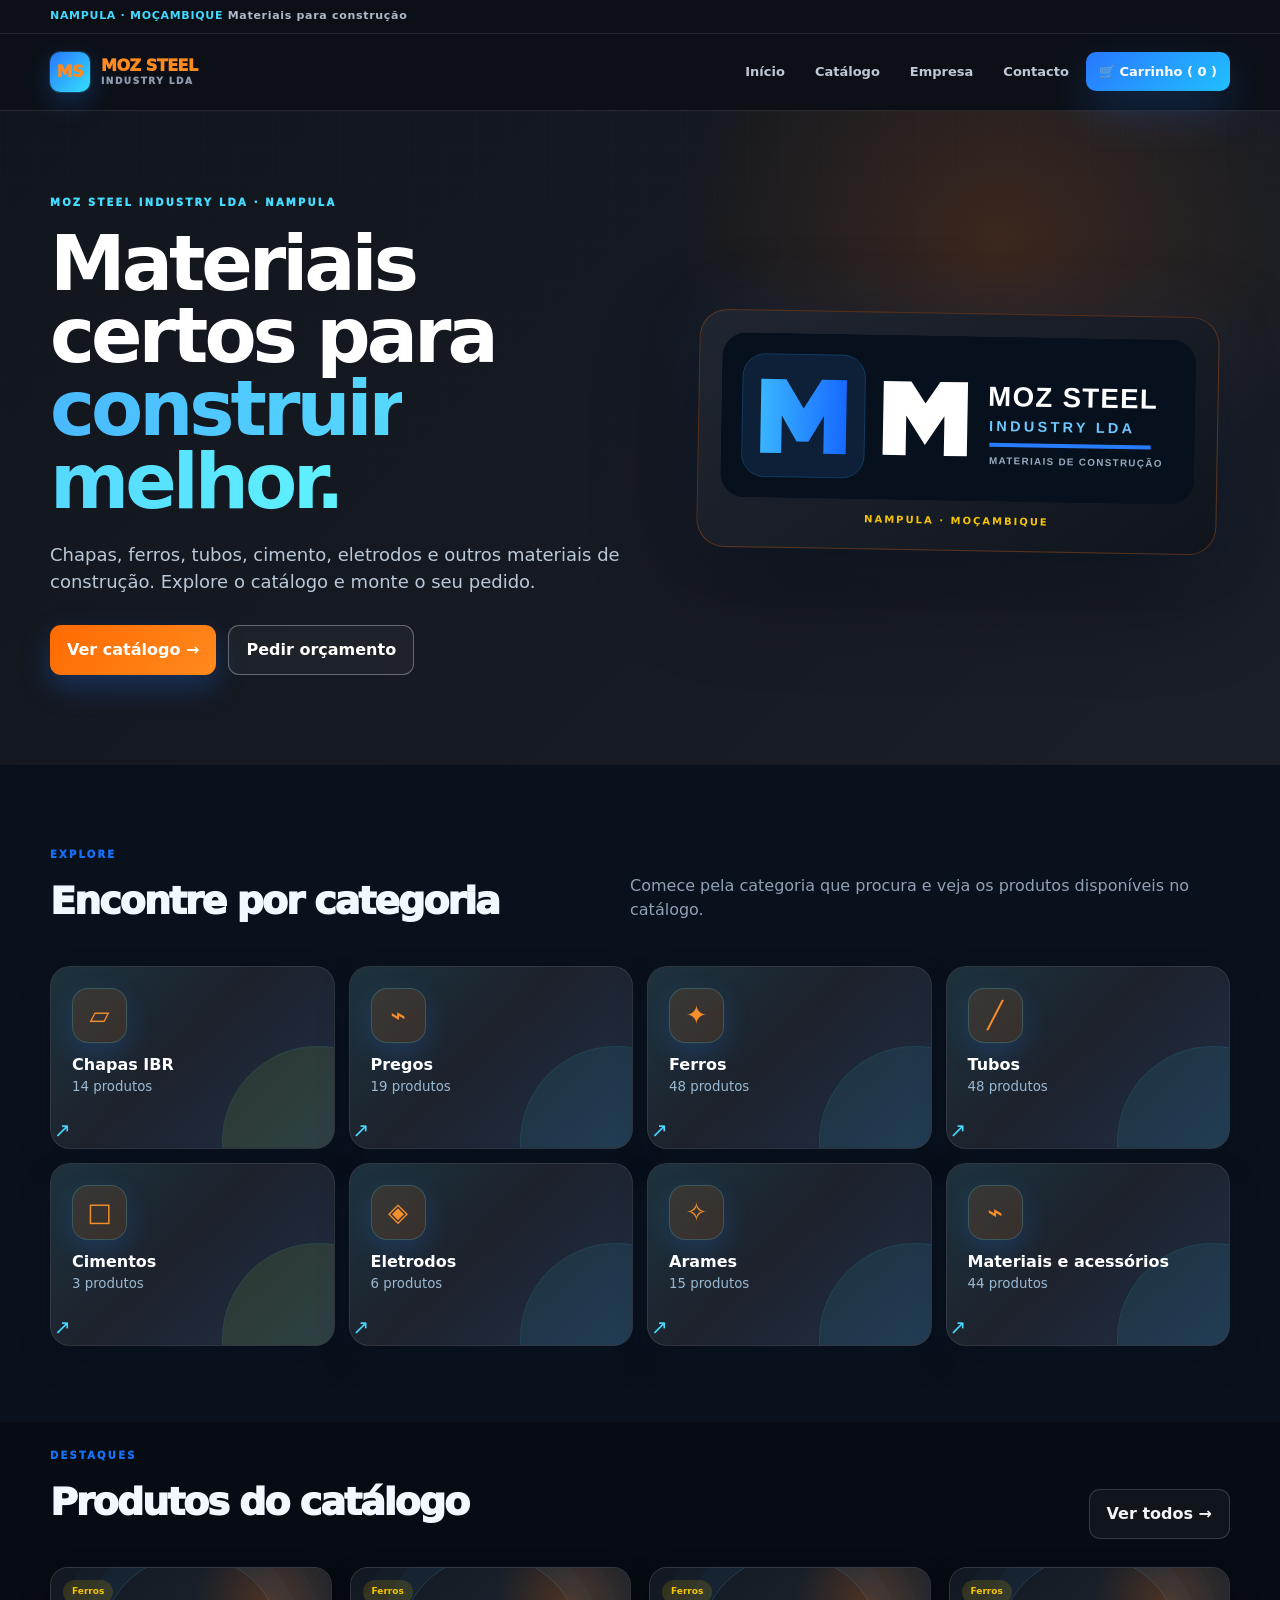
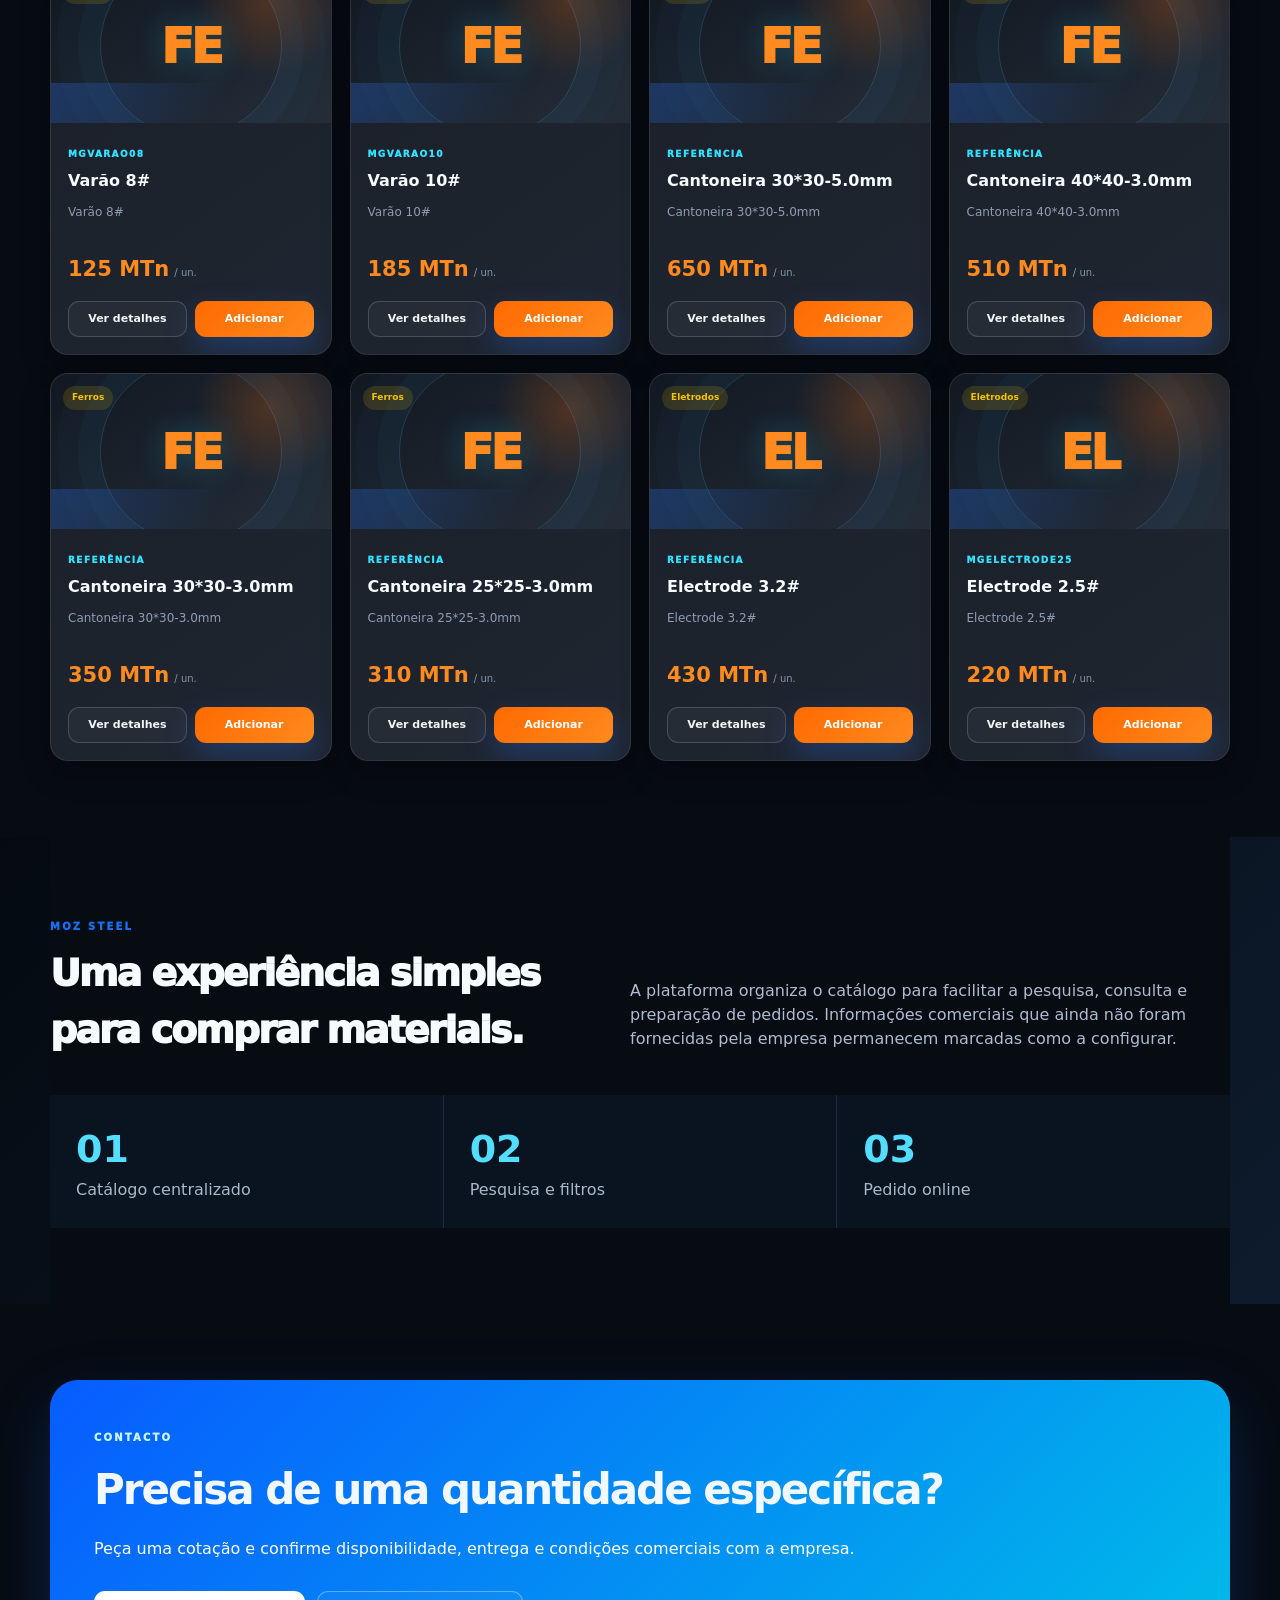
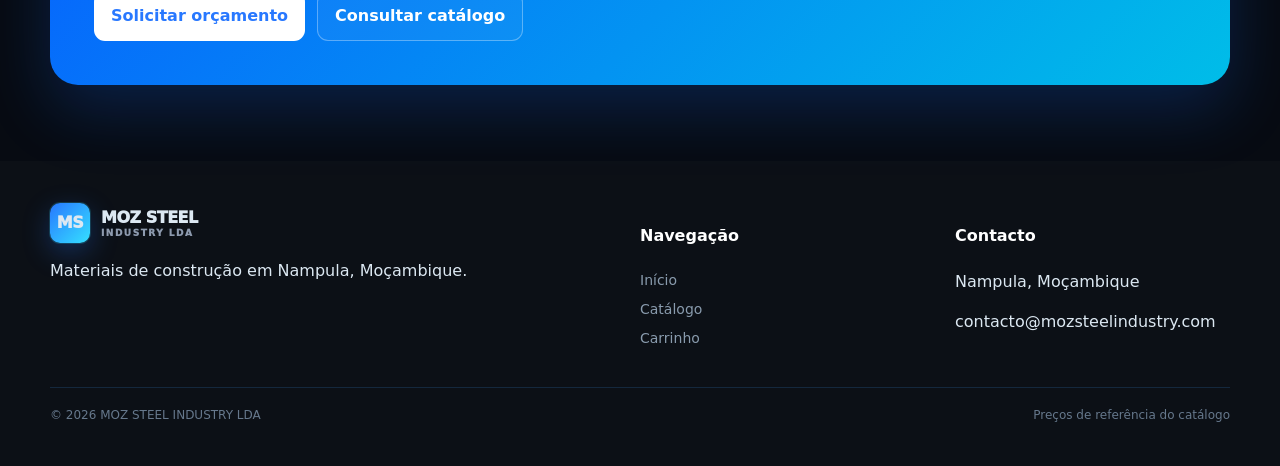
<file: index.html>
<!DOCTYPE html>
<html lang="pt">
 <head>
  <meta charset="utf-8"/>
  <meta content="width=device-width,initial-scale=1" name="viewport"/>
  <title>
   MOZ STEEL INDUSTRY LDA | Materiais de Construção em Nampula
  </title>
  <meta content="Catálogo online de materiais de construção da MOZ STEEL INDUSTRY LDA em Nampula." name="description"/>
  <link href="css/style.css" rel="stylesheet"/>
 </head>
 <body>
  <div class="topbar">
   <div class="container">
    <span>
     NAMPULA · MOÇAMBIQUE
    </span>
    <span>
     Materiais para construção
    </span>
   </div>
  </div>
  <header class="header">
   <div class="container header-inner">
    <a class="brand" href="index.html">
     <span class="brand-mark">
      MS
     </span>
     <span>
      MOZ STEEL
      <small>
       INDUSTRY LDA
      </small>
     </span>
    </a>
    <button class="menu" data-menu="">
     ☰
    </button>
    <nav class="nav">
     <a href="index.html">
      Início
     </a>
     <a href="catalogo.html">
      Catálogo
     </a>
     <a href="index.html#empresa">
      Empresa
     </a>
     <a href="index.html#contacto">
      Contacto
     </a>
     <a class="cart-link" href="carrinho.html">
      🛒 Carrinho (
      <span data-cart-count="">
       0
      </span>
      )
     </a>
    </nav>
   </div>
  </header>
  <main>
   <section class="hero">
    <div class="container hero-grid">
     <div>
      <span class="eyebrow">
       MOZ STEEL INDUSTRY LDA · NAMPULA
      </span>
      <h1>
       Materiais certos para
       <span>
        construir melhor.
       </span>
      </h1>
      <p>
       Chapas, ferros, tubos, cimento, eletrodos e outros materiais de construção. Explore o catálogo e monte o seu pedido.
      </p>
      <div class="actions">
       <a class="btn btn-primary" href="catalogo.html">
        Ver catálogo →
       </a>
       <a class="btn btn-outline-light" href="#contacto">
        Pedir orçamento
       </a>
      </div>
     </div>
     <div class="hero-visual">
      <div class="hero-logo-panel">
       <img alt="MOZ STEEL INDUSTRY LDA" src="images/logo/mozteel-logo.svg"/>
      </div>
     </div>
    </div>
   </section>
   <section class="section">
    <div class="container">
     <div class="section-head">
      <div>
       <span class="eyebrow">
        EXPLORE
       </span>
       <h2>
        Encontre por categoria
       </h2>
      </div>
      <p>
       Comece pela categoria que procura e veja os produtos disponíveis no catálogo.
      </p>
     </div>
     <div class="cats" data-cats="">
     </div>
    </div>
   </section>
   <section class="section" style="padding-top:20px">
    <div class="container">
     <div class="section-head">
      <div>
       <span class="eyebrow">
        DESTAQUES
       </span>
       <h2>
        Produtos do catálogo
       </h2>
      </div>
      <a class="btn btn-ghost" href="catalogo.html">
       Ver todos →
      </a>
     </div>
     <div class="products" data-featured="">
     </div>
    </div>
   </section>
   <section class="dark-strip" id="empresa">
    <div class="container section">
     <div class="section-head">
      <div>
       <span class="eyebrow">
        MOZ STEEL
       </span>
       <h2>
        Uma experiência simples para comprar materiais.
       </h2>
      </div>
      <p>
       A plataforma organiza o catálogo para facilitar a pesquisa, consulta e preparação de pedidos. Informações comerciais que ainda não foram fornecidas pela empresa permanecem marcadas como a configurar.
      </p>
     </div>
     <div class="stats">
      <div class="stat">
       <b>
        01
       </b>
       <span>
        Catálogo centralizado
       </span>
      </div>
      <div class="stat">
       <b>
        02
       </b>
       <span>
        Pesquisa e filtros
       </span>
      </div>
      <div class="stat">
       <b>
        03
       </b>
       <span>
        Pedido online
       </span>
      </div>
     </div>
    </div>
   </section>
   <section class="section" id="contacto">
    <div class="container">
     <div class="contact">
      <span class="eyebrow">
       CONTACTO
      </span>
      <h2>
       Precisa de uma quantidade específica?
      </h2>
      <p>
       Peça uma cotação e confirme disponibilidade, entrega e condições comerciais com a empresa.
      </p>
      <div class="actions">
       <a class="btn btn-white" href="#contacto">
        Solicitar orçamento
       </a>
       <a class="btn btn-outline-light" href="catalogo.html">
        Consultar catálogo
       </a>
      </div>
     </div>
    </div>
   </section>
  </main>
  <footer class="footer">
   <div class="container">
    <div class="footer-grid">
     <div>
      <div class="brand">
       <span class="brand-mark">
        MS
       </span>
       <span>
        MOZ STEEL
        <small>
         INDUSTRY LDA
        </small>
       </span>
      </div>
      <p>
       Materiais de construção em Nampula, Moçambique.
      </p>
     </div>
     <div>
      <h4>
       Navegação
      </h4>
      <a href="index.html">
       Início
      </a>
      <a href="catalogo.html">
       Catálogo
      </a>
      <a href="carrinho.html">
       Carrinho
      </a>
     </div>
     <div>
      <h4>
       Contacto
      </h4>
      <p>
       Nampula, Moçambique
      </p>
      <p>
       contacto@mozsteelindustry.com
      </p>
     </div>
    </div>
    <div class="footer-bottom">
     <span>
      © 2026 MOZ STEEL INDUSTRY LDA
     </span>
     <span>
      Preços de referência do catálogo
     </span>
    </div>
   </div>
  </footer>
  <div class="modal" id="modal">
   <div class="modal-card">
    <button class="modal-close" data-close="">
     ×
    </button>
    <div data-detail-content="">
    </div>
   </div>
  </div>
  <div class="toast" data-toast="">
  </div>
  <script src="js/app.js">
  </script>
 </body>
</html>
</file>
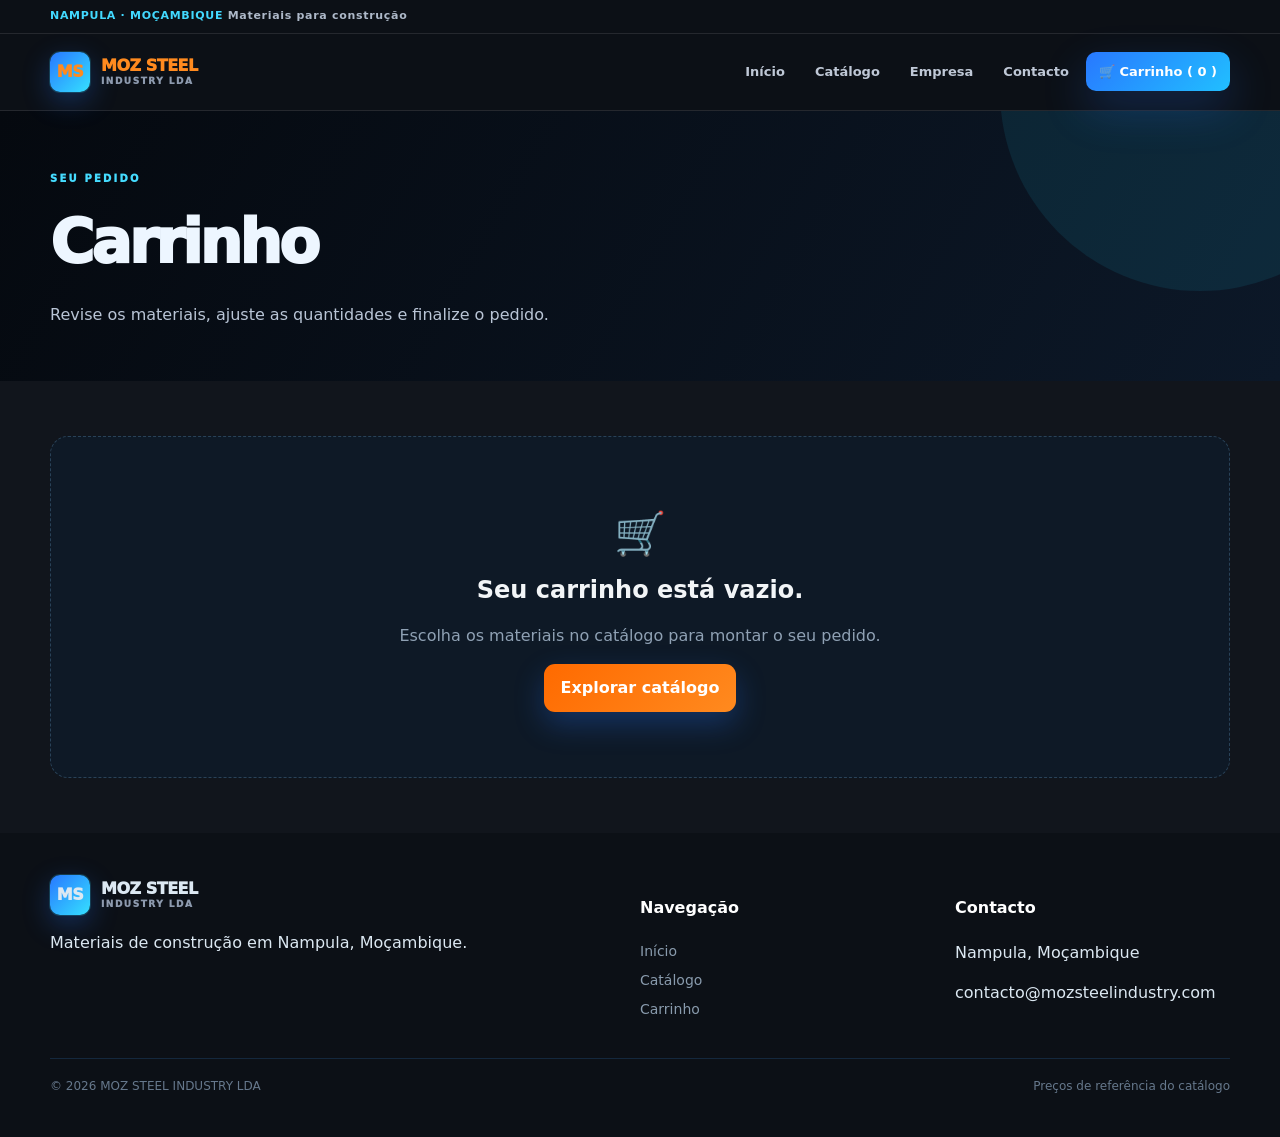
<file: carrinho.html>
<!DOCTYPE html>
<html lang="pt">
 <head>
  <meta charset="utf-8"/>
  <meta content="width=device-width,initial-scale=1" name="viewport"/>
  <title>
   Carrinho | MOZ STEEL INDUSTRY LDA
  </title>
  <meta content="Carrinho e checkout da MOZ STEEL INDUSTRY LDA." name="description"/>
  <link href="css/style.css" rel="stylesheet"/>
 </head>
 <body>
  <div class="topbar">
   <div class="container">
    <span>
     NAMPULA · MOÇAMBIQUE
    </span>
    <span>
     Materiais para construção
    </span>
   </div>
  </div>
  <header class="header">
   <div class="container header-inner">
    <a class="brand" href="index.html">
     <span class="brand-mark">
      MS
     </span>
     <span>
      MOZ STEEL
      <small>
       INDUSTRY LDA
      </small>
     </span>
    </a>
    <button class="menu" data-menu="">
     ☰
    </button>
    <nav class="nav">
     <a href="index.html">
      Início
     </a>
     <a href="catalogo.html">
      Catálogo
     </a>
     <a href="index.html#empresa">
      Empresa
     </a>
     <a href="index.html#contacto">
      Contacto
     </a>
     <a class="cart-link" href="carrinho.html">
      🛒 Carrinho (
      <span data-cart-count="">
       0
      </span>
      )
     </a>
    </nav>
   </div>
  </header>
  <main>
   <section class="page-hero">
    <div class="container">
     <span class="eyebrow">
      SEU PEDIDO
     </span>
     <h1>
      Carrinho
     </h1>
     <p>
      Revise os materiais, ajuste as quantidades e finalize o pedido.
     </p>
    </div>
   </section>
   <div class="container" data-cart="">
   </div>
  </main>
  <footer class="footer">
   <div class="container">
    <div class="footer-grid">
     <div>
      <div class="brand">
       <span class="brand-mark">
        MS
       </span>
       <span>
        MOZ STEEL
        <small>
         INDUSTRY LDA
        </small>
       </span>
      </div>
      <p>
       Materiais de construção em Nampula, Moçambique.
      </p>
     </div>
     <div>
      <h4>
       Navegação
      </h4>
      <a href="index.html">
       Início
      </a>
      <a href="catalogo.html">
       Catálogo
      </a>
      <a href="carrinho.html">
       Carrinho
      </a>
     </div>
     <div>
      <h4>
       Contacto
      </h4>
      <p>
       Nampula, Moçambique
      </p>
      <p>
       contacto@mozsteelindustry.com
      </p>
     </div>
    </div>
    <div class="footer-bottom">
     <span>
      © 2026 MOZ STEEL INDUSTRY LDA
     </span>
     <span>
      Preços de referência do catálogo
     </span>
    </div>
   </div>
  </footer>
  <div class="modal" id="modal">
   <div class="modal-card">
    <button class="modal-close" data-close="">
     ×
    </button>
    <div data-detail-content="">
    </div>
   </div>
  </div>
  <div class="toast" data-toast="">
  </div>
  <script src="js/app.js">
  </script>
 </body>
</html>
</file>
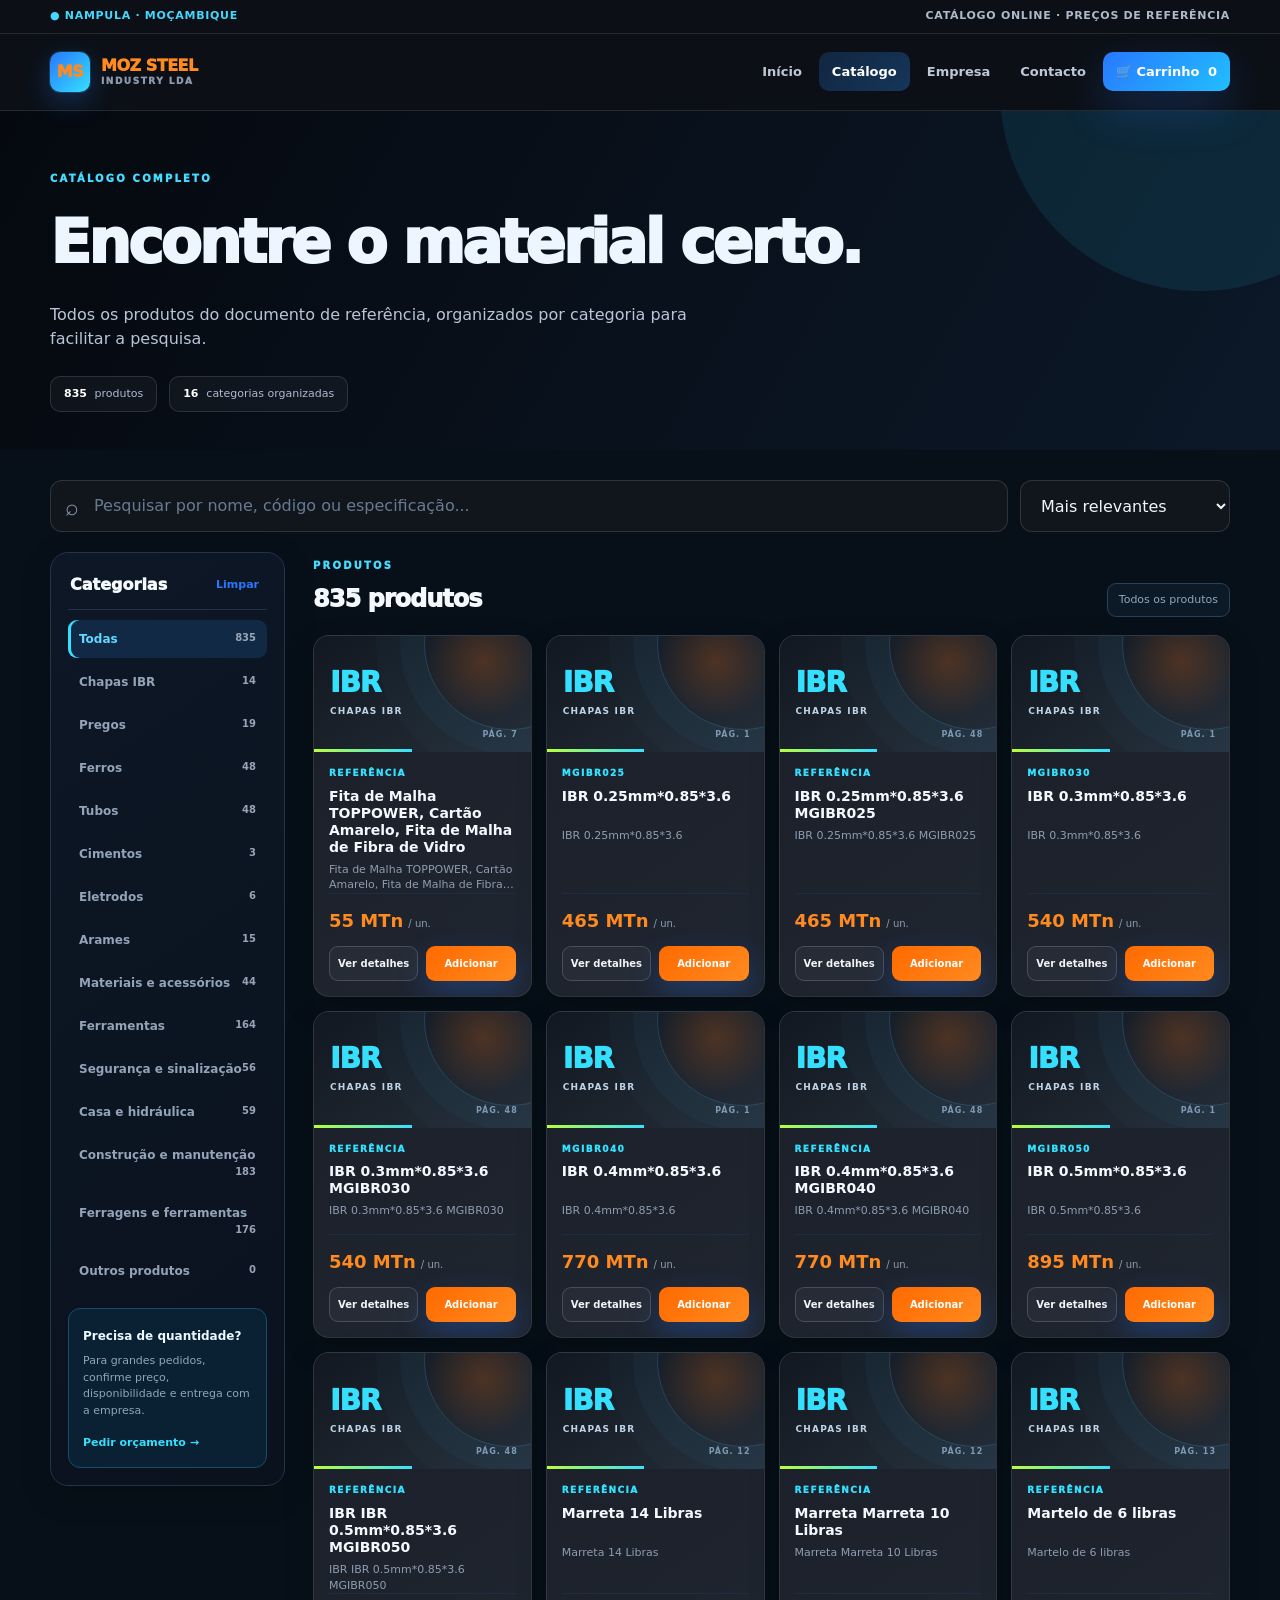
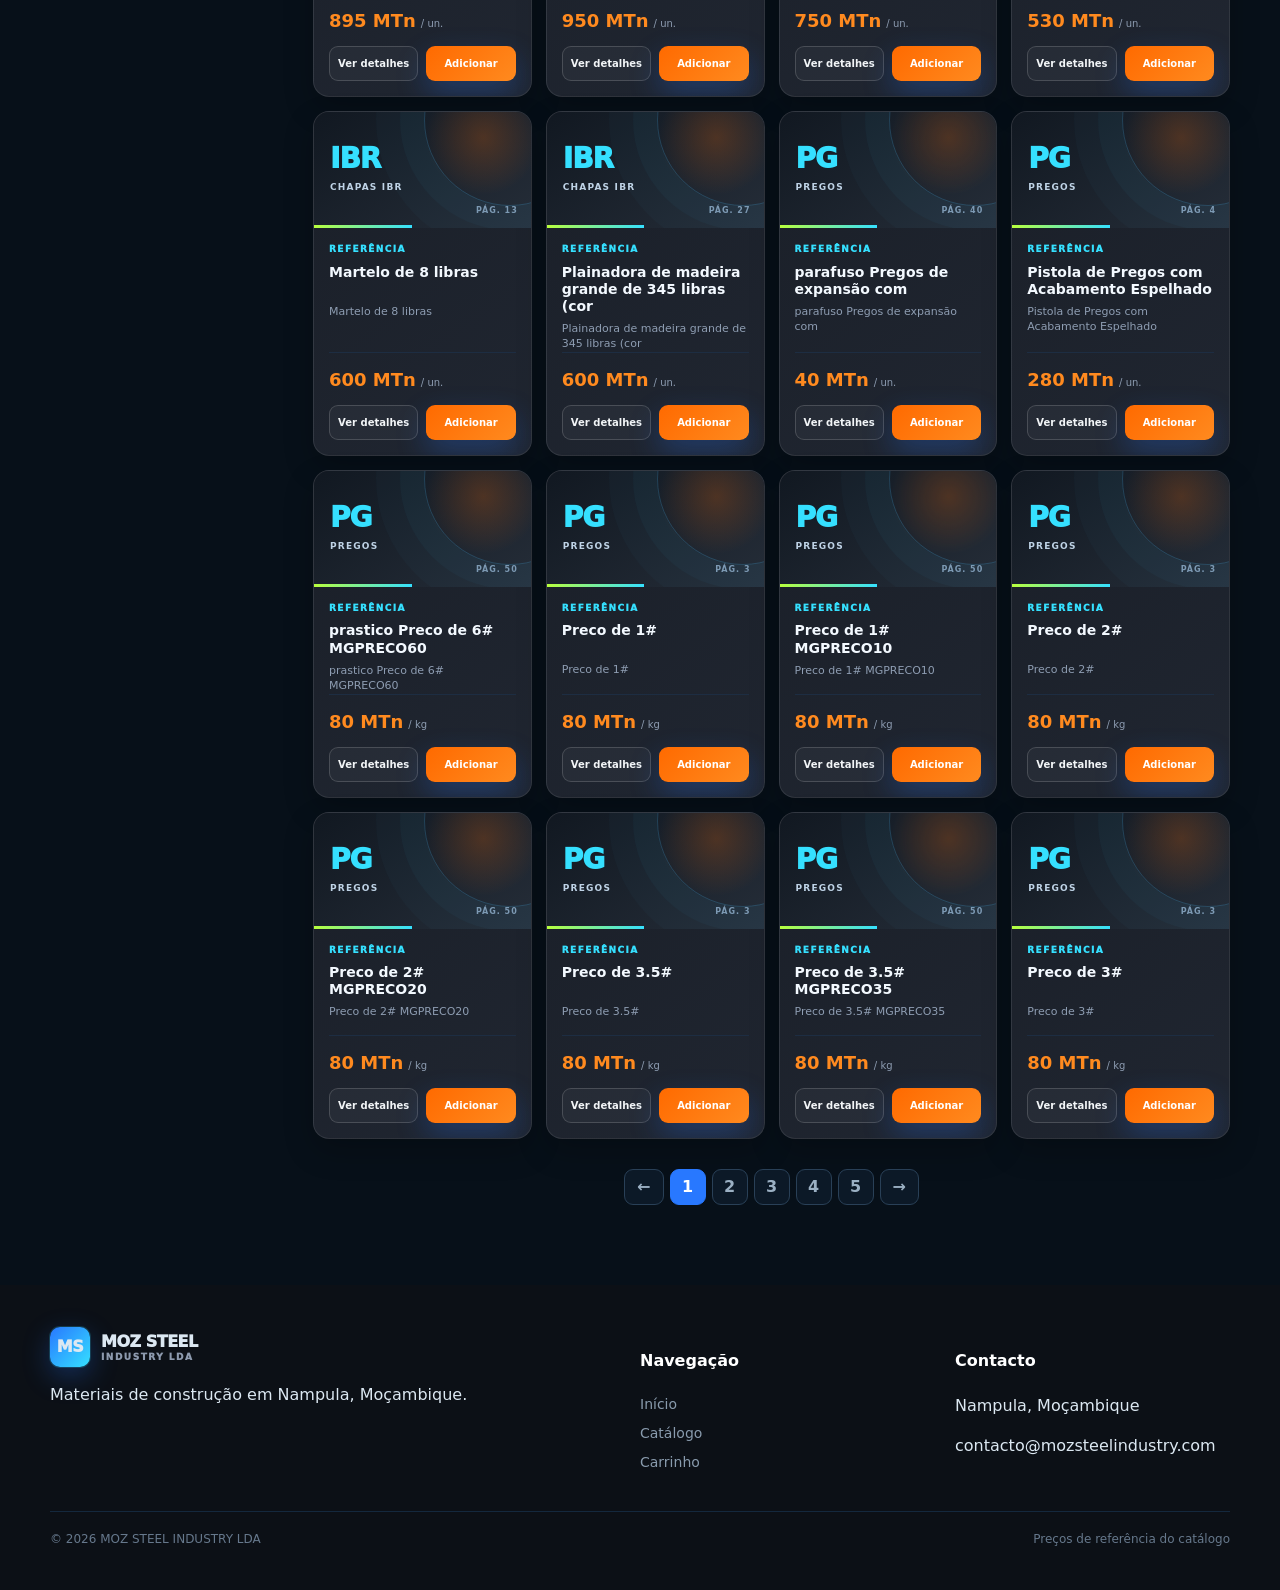
<file: catalogo.html>
<!DOCTYPE html>
<html lang="pt">
 <head>
  <meta charset="utf-8"/>
  <meta content="width=device-width,initial-scale=1" name="viewport"/>
  <title>
   Catálogo | MOZ STEEL INDUSTRY LDA
  </title>
  <meta content="Catálogo de materiais de construção da MOZ STEEL INDUSTRY LDA em Nampula." name="description"/>
  <link href="css/style.css" rel="stylesheet"/>
 </head>
 <body>
  <div class="topbar">
   <div class="container topbar-inner">
    <span>
     ● NAMPULA · MOÇAMBIQUE
    </span>
    <span>
     CATÁLOGO ONLINE · PREÇOS DE REFERÊNCIA
    </span>
   </div>
  </div>
  <header class="header">
   <div class="container header-inner">
    <a class="brand" href="index.html">
     <span class="brand-mark">
      MS
     </span>
     <span>
      MOZ STEEL
      <small>
       INDUSTRY LDA
      </small>
     </span>
    </a>
    <button aria-label="Abrir menu" class="menu" data-menu="">
     ☰
    </button>
    <nav class="nav">
     <a href="index.html">
      Início
     </a>
     <a class="active" href="catalogo.html">
      Catálogo
     </a>
     <a href="index.html#empresa">
      Empresa
     </a>
     <a href="index.html#contacto">
      Contacto
     </a>
     <a class="cart-link" href="carrinho.html">
      🛒 Carrinho
      <b data-cart-count="">
       0
      </b>
     </a>
    </nav>
   </div>
  </header>
  <main>
   <section class="page-hero catalog-hero">
    <div class="container">
     <span class="eyebrow">
      CATÁLOGO COMPLETO
     </span>
     <h1>
      Encontre o material certo.
     </h1>
     <p>
      Todos os produtos do documento de referência, organizados por categoria para facilitar a pesquisa.
     </p>
     <div class="hero-metrics">
      <span>
       <b data-total-products="">
        0
       </b>
       produtos
      </span>
      <span>
       <b>
        16
       </b>
       categorias organizadas
      </span>
     </div>
    </div>
   </section>
   <section class="catalog-shell">
    <div class="container">
     <div class="catalog-toolbar">
      <div class="search-wrap">
       <span>
        ⌕
       </span>
       <input autocomplete="off" class="search" data-search="" placeholder="Pesquisar por nome, código ou especificação..."/>
      </div>
      <select aria-label="Ordenar produtos" class="search sort" data-sort="">
       <option value="rel">
        Mais relevantes
       </option>
       <option value="az">
        Nome A–Z
       </option>
       <option value="za">
        Nome Z–A
       </option>
       <option value="low">
        Menor preço
       </option>
       <option value="high">
        Maior preço
       </option>
      </select>
     </div>
     <div class="catalog-layout">
      <aside class="catalog-sidebar">
       <div class="sidebar-title">
        <span>
         Categorias
        </span>
        <button data-reset="">
         Limpar
        </button>
       </div>
       <div class="category-list" data-filters="">
       </div>
       <div class="sidebar-note">
        <strong>
         Precisa de quantidade?
        </strong>
        <p>
         Para grandes pedidos, confirme preço, disponibilidade e entrega com a empresa.
        </p>
        <a href="index.html#contacto">
         Pedir orçamento →
        </a>
       </div>
      </aside>
      <section class="catalog-results">
       <div class="results-head">
        <div>
         <span class="eyebrow">
          PRODUTOS
         </span>
         <h2 data-count="">
          0 produtos
         </h2>
        </div>
        <span class="result-state" data-result-state="">
         Todos os produtos
        </span>
       </div>
       <div class="products catalog-products" data-catalog="">
       </div>
       <div class="empty" data-empty="" hidden="">
        <div class="empty-icon">
         ⌕
        </div>
        <h2>
         Nenhum produto encontrado
        </h2>
        <p>
         Tente outro nome, código ou categoria.
        </p>
        <button class="btn btn-primary" data-reset="">
         Limpar filtros
        </button>
       </div>
       <nav aria-label="Paginação" class="pagination" data-pagination="">
       </nav>
      </section>
     </div>
    </div>
   </section>
  </main>
  <footer class="footer">
   <div class="container">
    <div class="footer-grid">
     <div>
      <div class="brand">
       <span class="brand-mark">
        MS
       </span>
       <span>
        MOZ STEEL
        <small>
         INDUSTRY LDA
        </small>
       </span>
      </div>
      <p>
       Materiais de construção em Nampula, Moçambique.
      </p>
     </div>
     <div>
      <h4>
       Navegação
      </h4>
      <a href="index.html">
       Início
      </a>
      <a href="catalogo.html">
       Catálogo
      </a>
      <a href="carrinho.html">
       Carrinho
      </a>
     </div>
     <div>
      <h4>
       Contacto
      </h4>
      <p>
       Nampula, Moçambique
      </p>
      <p>
       contacto@mozsteelindustry.com
      </p>
     </div>
    </div>
    <div class="footer-bottom">
     <span>
      © 2026 MOZ STEEL INDUSTRY LDA
     </span>
     <span>
      Preços de referência do catálogo
     </span>
    </div>
   </div>
  </footer>
  <div class="modal" id="modal">
   <div class="modal-card">
    <button aria-label="Fechar" class="modal-close" data-close="">
     ×
    </button>
    <div data-detail-content="">
    </div>
   </div>
  </div>
  <div class="toast" data-toast="">
  </div>
  <script src="js/app.js">
  </script>
 </body>
</html>
</file>
<file: css/style.css>
:root {
  --ink:#070b12;
  --ink2:#0d1420;
  --navy:#101a2b;
  --blue:#1769ff;
  --blue2:#2aa8ff;
  --cyan:#27d7ff;
  --paper:#f4f7fb;
  --white:#fff;
  --muted:#667085;
  --line:#dce3ec;
  --soft:#eaf1fa;
  --green:#16a36a;
  --shadow:0 18px 55px rgba(9,24,48,.13);
  --shadow-blue:0 16px 40px rgba(23,105,255,.20);
  --radius:18px
}
* {
  box-sizing:border-box
}
html {
  scroll-behavior:smooth
}
body {
  margin:0;
  font-family:Inter,ui-sans-serif,system-ui,-apple-system,"Segoe UI",sans-serif;
  background:var(--paper);
  color:var(--ink);
  line-height:1.5
}
body.lock {
  overflow:hidden
}
a {
  color:inherit;
  text-decoration:none
}
button,input,select,textarea {
  font:inherit
}
button {
  cursor:pointer
}
.container {
  width:min(1180px,calc(100% - 36px));
  margin:auto
}
.topbar {
  background:#05080d;
  color:#aeb9c9;
  font-size:11px;
  font-weight:800;
  letter-spacing:.7px;
  padding:8px 0;
  border-bottom:1px solid #182234
}
.topbar-inner {
  display:flex;
  justify-content:space-between
}
.topbar span:first-child {
  color:#56c9ff
}
.header {
  position:sticky;
  top:0;
  z-index:50;
  background:rgba(7,11,18,.94);
  backdrop-filter:blur(14px);
  color:#fff;
  border-bottom:1px solid rgba(255,255,255,.08)
}
.header-inner {
  height:76px;
  display:flex;
  align-items:center;
  justify-content:space-between
}
.brand {
  display:flex;
  align-items:center;
  gap:11px;
  font-weight:950;
  letter-spacing:-.5px
}
.brand-mark {
  width:40px;
  height:40px;
  border-radius:10px;
  background:linear-gradient(135deg,var(--blue),var(--cyan));
  display:grid;
  place-items:center;
  font-weight:1000;
  box-shadow:0 7px 20px rgba(42,168,255,.25)
}
.brand small {
  display:block;
  font-size:9px;
  color:#8d9aae;
  letter-spacing:1.5px;
  margin-top:-3px
}
.nav {
  display:flex;
  align-items:center;
  gap:4px
}
.nav a {
  padding:10px 13px;
  border-radius:10px;
  color:#bfc8d6;
  font-size:13px;
  font-weight:800;
  transition:.2s
}
.nav a:hover,.nav a.active {
  background:#172337;
  color:#fff
}
.cart-link {
  background:linear-gradient(135deg,var(--blue),#3d8bff)!important;
  color:#fff!important;
  box-shadow:var(--shadow-blue)
}
.cart-link b {
  margin-left:4px
}
.menu {
  display:none;
  background:none;
  border:0;
  color:#fff;
  font-size:28px
}
.eyebrow {
  font-size:10px;
  letter-spacing:2px;
  font-weight:950;
  color:var(--blue);
  text-transform:uppercase
}
.btn {
  border:0;
  border-radius:11px;
  padding:12px 17px;
  font-weight:900;
  display:inline-flex;
  justify-content:center;
  align-items:center;
  gap:8px;
  transition:.2s
}
.btn-primary {
  background:linear-gradient(135deg,var(--blue),#4595ff);
  color:#fff;
  box-shadow:var(--shadow-blue)
}
.btn-primary:hover {
  transform:translateY(-2px);
  filter:brightness(1.06)
}
.btn-ghost {
  background:#fff;
  border:1px solid var(--line);
  color:var(--ink)
}
.btn-ghost:hover {
  border-color:var(--blue);
  color:var(--blue);
  transform:translateY(-1px)
}
.btn-wide {
  width:100%
}
.hero {
  position:relative;
  overflow:hidden;
  background:radial-gradient(circle at 75% 20%,rgba(39,215,255,.22),transparent 27%),radial-gradient(circle at 15% 80%,rgba(23,105,255,.22),transparent 30%),linear-gradient(120deg,#060a11,#0d1626 55%,#09101c);
  color:#fff;
  padding:78px 0 90px
}
.hero:before {
  content:"";
  position:absolute;
  inset:0;
  opacity:.12;
  background-image:linear-gradient(rgba(255,255,255,.12) 1px,transparent 1px),linear-gradient(90deg,rgba(255,255,255,.12) 1px,transparent 1px);
  background-size:42px 42px;
  mask-image:linear-gradient(to bottom,black,transparent)
}
.hero-grid {
  position:relative;
  display:grid;
  grid-template-columns:1.03fr .97fr;
  gap:60px;
  align-items:center
}
.hero h1 {
  font-size:clamp(43px,6vw,76px);
  line-height:.96;
  letter-spacing:-4px;
  margin:15px 0 22px;
  max-width:720px
}
.hero h1 span {
  background:linear-gradient(90deg,#4cb5ff,#7de8ff);
  -webkit-background-clip:text;
  background-clip:text;
  color:transparent
}
.hero p {
  font-size:18px;
  color:#bdc8d7;
  max-width:620px
}
.actions {
  display:flex;
  gap:12px;
  flex-wrap:wrap;
  margin-top:30px
}
.hero-visual {
  min-height:390px;
  position:relative
}
.hero-card {
  position:absolute;
  border-radius:24px;
  box-shadow:0 30px 80px rgba(0,0,0,.3);
  overflow:hidden
}
.hero-card.main {
  inset:12px 35px 18px 0;
  border:1px solid rgba(255,255,255,.14);
  background:#172234
}
.hero-card.main img {
  width:100%;
  height:100%;
  object-fit:cover;
  opacity:.88
}
.hero-card.main:after {
  content:"IBR · AÇO · CONSTRUÇÃO";
  position:absolute;
  left:18px;
  bottom:18px;
  background:rgba(7,11,18,.88);
  border:1px solid rgba(255,255,255,.12);
  border-radius:9px;
  padding:8px 11px;
  font-weight:900;
  font-size:10px;
  color:#7fe5ff
}
.hero-card.small {
  right:0;
  bottom:0;
  width:195px;
  height:148px;
  padding:20px;
  background:linear-gradient(135deg,var(--blue),var(--cyan));
  color:#fff;
  display:flex;
  flex-direction:column;
  justify-content:center;
  box-shadow:0 22px 50px rgba(23,105,255,.3)
}
.hero-card.small span {
  font-size:10px;
  letter-spacing:1.5px;
  font-weight:900
}
.hero-card.small b {
  font-size:32px;
  line-height:1;
  margin:5px 0
}
.hero-card.small small {
  opacity:.88
}
.section {
  padding:76px 0
}
.section-head {
  display:flex;
  align-items:end;
  justify-content:space-between;
  gap:20px;
  margin-bottom:28px
}
.section h2 {
  font-size:38px;
  letter-spacing:-2px;
  margin:8px 0
}
.section-head p {
  color:var(--muted);
  max-width:600px
}
.cats {
  display:grid;
  grid-template-columns:repeat(4,1fr);
  gap:14px
}
.cat-card {
  position:relative;
  background:#fff;
  border:1px solid var(--line);
  padding:20px;
  border-radius:18px;
  min-height:145px;
  display:flex;
  flex-direction:column;
  justify-content:space-between;
  transition:.22s;
  overflow:hidden
}
.cat-card:after {
  content:"";
  position:absolute;
  width:130px;
  height:130px;
  border-radius:50%;
  background:rgba(23,105,255,.07);
  right:-45px;
  bottom:-55px
}
.cat-card:hover {
  transform:translateY(-5px);
  border-color:#8bb5ff;
  box-shadow:var(--shadow-blue)
}
.cat-icon {
  font-size:28px;
  color:var(--blue)
}
.cat-card b {
  font-size:16px
}
.cat-card small {
  color:var(--muted)
}
.cat-card i {
  position:absolute;
  right:18px;
  top:18px;
  font-style:normal;
  font-size:20px;
  color:#9aa8bb
}
.cat-card.empty {
  opacity:.5
}
.products {
  display:grid;
  grid-template-columns:repeat(4,1fr);
  gap:18px
}
.product-card {
  background:#fff;
  border:1px solid var(--line);
  border-radius:18px;
  overflow:hidden;
  transition:.22s;
  min-width:0;
  box-shadow:0 5px 18px rgba(9,24,48,.035)
}
.product-card:hover {
  transform:translateY(-5px);
  box-shadow:var(--shadow);
  border-color:#c5d7ef
}
.p-media {
  height:205px;
  background:linear-gradient(135deg,#edf3f9,#f8fbff);
  position:relative;
  display:grid;
  place-items:center
}
.p-media img {
  width:100%;
  height:100%;
  object-fit:cover
}
.p-tag {
  position:absolute;
  left:12px;
  top:12px;
  background:rgba(7,11,18,.88);
  color:#fff;
  border-radius:99px;
  padding:5px 9px;
  font-size:9px;
  font-weight:900;
  max-width:85%;
  white-space:nowrap;
  overflow:hidden;
  text-overflow:ellipsis
}
.no-image {
  display:grid;
  place-items:center;
  color:#9aa8ba;
  text-align:center
}
.no-image span {
  font-size:40px;
  font-weight:1000;
  color:#b9c9dc
}
.no-image small {
  font-size:10px
}
.p-body {
  padding:17px
}
.code {
  font-size:9px;
  letter-spacing:1.4px;
  color:var(--blue);
  font-weight:950
}
.p-body h3 {
  font-size:16px;
  line-height:1.18;
  margin:8px 0
}
.p-body p {
  font-size:12px;
  color:var(--muted);
  min-height:36px
}
.p-foot {
  display:flex;
  align-items:baseline;
  gap:5px;
  margin:15px 0
}
.p-foot strong {
  font-size:21px
}
.p-foot span {
  font-size:10px;
  color:var(--muted)
}
.p-actions {
  display:grid;
  grid-template-columns:1fr 1fr;
  gap:8px
}
.p-actions .btn {
  padding:9px 7px;
  font-size:11px
}
.dark-strip {
  background:linear-gradient(135deg,#07101d,#101b2c);
  color:#fff
}
.dark-strip .section-head p {
  color:#aebbd0
}
.stats {
  display:grid;
  grid-template-columns:repeat(3,1fr);
  gap:1px;
  background:#233249
}
.stat {
  padding:26px;
  background:#0b1422
}
.stat b {
  font-size:38px;
  color:#55c8ff
}
.stat span {
  display:block;
  color:#b9c6d8
}
.contact {
  background:linear-gradient(135deg,var(--blue),#1a9fff);
  color:#fff;
  border-radius:28px;
  padding:44px;
  box-shadow:var(--shadow-blue)
}
.contact .eyebrow {
  color:#c7f5ff
}
.contact h2 {
  font-size:42px;
  margin:10px 0
}
.footer {
  background:#05080d;
  color:#d6dce5;
  padding:42px 0
}
.footer-grid {
  display:grid;
  grid-template-columns:2fr 1fr 1fr;
  gap:40px
}
.footer h4 {
  color:#fff
}
.footer a {
  display:block;
  color:#98a4b5;
  margin:8px 0;
  font-size:14px
}
.footer-bottom {
  border-top:1px solid #1d2838;
  margin-top:30px;
  padding-top:18px;
  color:#6f7d91;
  font-size:12px;
  display:flex;
  justify-content:space-between
}
.page-hero {
  padding:54px 0 38px;
  background:linear-gradient(120deg,#080d15,#101c2d);
  color:#fff;
  position:relative;
  overflow:hidden
}
.page-hero:after {
  content:"";
  position:absolute;
  width:400px;
  height:400px;
  border-radius:50%;
  background:rgba(39,215,255,.09);
  right:-120px;
  top:-220px
}
.page-hero h1 {
  font-size:clamp(40px,5vw,60px);
  letter-spacing:-3px;
  margin:8px 0
}
.page-hero p {
  color:#b9c5d6;
  max-width:680px
}
.hero-metrics {
  display:flex;
  gap:12px;
  flex-wrap:wrap;
  margin-top:25px
}
.hero-metrics span {
  padding:9px 13px;
  border:1px solid rgba(255,255,255,.12);
  background:rgba(255,255,255,.04);
  border-radius:10px;
  color:#aebbd0;
  font-size:11px
}
.hero-metrics b {
  color:#fff;
  margin-right:4px
}
.catalog-shell {
  padding:30px 0 80px
}
.catalog-toolbar {
  display:grid;
  grid-template-columns:1fr 210px;
  gap:12px;
  margin-bottom:20px
}
.search-wrap {
  position:relative
}
.search-wrap>span {
  position:absolute;
  left:15px;
  top:10px;
  font-size:23px;
  color:#8b9ab0
}
.search {
  width:100%;
  background:#fff;
  border:1px solid var(--line);
  border-radius:12px;
  padding:13px 16px;
  outline:0
}
.search-wrap .search {
  padding-left:43px
}
.search:focus {
  border-color:#79a8ff;
  box-shadow:0 0 0 4px rgba(23,105,255,.08)
}
.catalog-layout {
  display:grid;
  grid-template-columns:235px 1fr;
  gap:28px;
  align-items:start
}
.catalog-sidebar {
  position:sticky;
  top:98px;
  background:#fff;
  border:1px solid var(--line);
  border-radius:18px;
  padding:17px
}
.sidebar-title {
  display:flex;
  justify-content:space-between;
  align-items:center;
  font-weight:950;
  padding:3px 2px 12px;
  border-bottom:1px solid var(--line)
}
.sidebar-title button {
  border:0;
  background:none;
  color:var(--blue);
  font-size:11px;
  font-weight:900
}
.category-list {
  padding-top:10px;
  display:grid;
  gap:5px
}
.filter {
  width:100%;
  text-align:left;
  border:0;
  background:transparent;
  border-radius:9px;
  padding:10px 11px;
  color:#667085;
  font-size:12px;
  font-weight:800;
  transition:.18s
}
.filter:hover {
  background:#eef5ff;
  color:var(--blue)
}
.filter.active {
  background:#e8f1ff;
  color:var(--blue);
  box-shadow:inset 3px 0 0 var(--blue)
}
.filter small {
  float:right;
  color:#98a5b7;
  font-weight:700
}
.sidebar-note {
  margin-top:18px;
  padding:14px;
  background:#f1f7ff;
  border-radius:12px;
  border:1px solid #dbeaff
}
.sidebar-note strong {
  font-size:12px
}
.sidebar-note p {
  font-size:11px;
  color:var(--muted);
  margin:6px 0 10px
}
.sidebar-note a {
  font-size:11px;
  color:var(--blue);
  font-weight:900
}
.results-head {
  display:flex;
  align-items:end;
  justify-content:space-between;
  margin-bottom:18px
}
.results-head h2 {
  font-size:24px;
  letter-spacing:-1px;
  margin:5px 0 0
}
.result-state {
  font-size:11px;
  color:var(--muted);
  background:#fff;
  border:1px solid var(--line);
  padding:8px 11px;
  border-radius:9px
}
.catalog-products {
  grid-template-columns:repeat(3,1fr)
}
.pagination {
  display:flex;
  justify-content:center;
  align-items:center;
  gap:6px;
  margin-top:30px;
  flex-wrap:wrap
}
.page-btn {
  min-width:36px;
  height:36px;
  border:1px solid var(--line);
  background:#fff;
  border-radius:9px;
  font-weight:850;
  color:#657188
}
.page-btn:hover,.page-btn.active {
  background:var(--blue);
  border-color:var(--blue);
  color:#fff
}
.page-btn.arrow {
  padding:0 12px
}
.empty {
  padding:65px 20px;
  text-align:center;
  background:#fff;
  border:1px dashed #cbd6e5;
  border-radius:18px
}
.empty-icon {
  font-size:42px;
  color:var(--blue)
}
.empty h2 {
  margin:7px 0
}
.empty p {
  color:var(--muted)
}
.modal {
  position:fixed;
  inset:0;
  background:rgba(2,8,18,.72);
  backdrop-filter:blur(7px);
  display:none;
  place-items:center;
  padding:20px;
  z-index:80
}
.modal.open {
  display:grid
}
.modal-card {
  width:min(900px,100%);
  max-height:90vh;
  overflow:auto;
  background:#fff;
  border-radius:22px;
  position:relative;
  box-shadow:0 35px 100px rgba(0,0,0,.35);
  padding:28px
}
.modal-close {
  position:absolute;
  right:15px;
  top:12px;
  width:36px;
  height:36px;
  border:0;
  border-radius:50%;
  background:#edf3fa;
  color:#17243a;
  font-size:25px;
  z-index:2
}
.detail-box {
  display:grid;
  grid-template-columns:.95fr 1.05fr;
  gap:28px
}
.detail-img {
  min-height:340px;
  border-radius:16px;
  overflow:hidden;
  background:#edf3fa
}
.detail-img img {
  width:100%;
  height:100%;
  object-fit:cover
}
.detail-box h2 {
  font-size:34px;
  line-height:1.05;
  letter-spacing:-1.5px;
  margin:10px 0
}
.detail-spec {
  color:var(--muted)
}
.detail-price {
  font-size:30px;
  font-weight:950;
  margin:20px 0
}
.detail-price small {
  font-size:12px;
  color:var(--muted)
}
.qty {
  display:flex;
  align-items:center;
  width:max-content;
  border:1px solid var(--line);
  border-radius:10px;
  overflow:hidden;
  margin-bottom:13px
}
.qty button {
  border:0;
  background:#f2f6fb;
  width:40px;
  height:40px;
  font-size:20px
}
.qty input {
  width:55px;
  text-align:center;
  border:0;
  outline:0
}
.ref-note {
  font-size:11px;
  color:#8793a5;
  margin-top:13px
}
.related {
  border-top:1px solid var(--line);
  margin-top:25px;
  padding-top:20px
}
.related h3 {
  margin-top:0
}
.mini-grid {
  display:grid;
  grid-template-columns:repeat(4,1fr);
  gap:10px
}
.mini-grid .product-card {
  box-shadow:none
}
.mini-grid .p-media {
  height:100px
}
.mini-grid .p-body {
  padding:10px
}
.mini-grid .p-actions,.mini-grid .p-foot,.mini-grid .p-body p,.mini-grid .code {
  display:none
}
.mini-grid .p-body h3 {
  font-size:12px
}
.x {
  border:0;
  background:#eef2f7;
  color:#7a8799;
  border-radius:8px;
  width:30px;
  height:30px;
  font-size:21px
}
.x:hover {
  background:#feecec;
  color:#d33
}
.toast {
  position:fixed;
  right:20px;
  bottom:20px;
  background:#07101d;
  color:#fff;
  padding:12px 16px;
  border-radius:11px;
  box-shadow:0 15px 35px rgba(0,0,0,.25);
  transform:translateY(20px);
  opacity:0;
  pointer-events:none;
  transition:.25s;
  z-index:100;
  font-size:13px;
  font-weight:800
}
.toast.show {
  transform:none;
  opacity:1
}
.cart-layout {
  display:grid;
  grid-template-columns:1.55fr .75fr;
  gap:22px;
  padding:45px 0 75px
}
.cart-head {
  display:flex;
  justify-content:space-between;
  align-items:center;
  margin-bottom:12px
}
.cart-head button {
  border:0;
  background:none;
  color:#d33;
  font-weight:850
}
.cart-row {
  display:grid;
  grid-template-columns:78px 1fr auto auto 30px;
  gap:14px;
  align-items:center;
  background:#fff;
  border:1px solid var(--line);
  border-radius:15px;
  padding:12px;
  margin-bottom:10px
}
.cart-img {
  width:78px;
  height:72px;
  border-radius:10px;
  overflow:hidden;
  background:#eef3f8
}
.cart-img img {
  width:100%;
  height:100%;
  object-fit:cover
}
.cart-info small {
  font-size:10px;
  color:var(--blue);
  font-weight:900
}
.cart-info h3 {
  font-size:14px;
  margin:3px 0
}
.cart-info p {
  font-size:11px;
  color:var(--muted);
  margin:0
}
.qty.mini {
  margin:0
}
.qty.mini button {
  width:32px;
  height:32px
}
.summary {
  background:#0b1422;
  color:#fff;
  border-radius:18px;
  padding:24px;
  position:sticky;
  top:98px;
  height:max-content
}
.summary h2 {
  font-size:32px;
  margin:7px 0 20px
}
.summary>div {
  display:flex;
  justify-content:space-between;
  gap:15px;
  padding:7px 0;
  color:#aebbd0;
  font-size:13px
}
.summary .total {
  font-size:15px;
  color:#fff
}
.summary .total strong {
  font-size:26px;
  color:#65d8ff
}
.summary hr {
  border:0;
  border-top:1px solid #25354b
}
.summary p {
  font-size:10px;
  color:#8594aa
}
.checkout {
  background:#fff;
  border:1px solid var(--line);
  border-radius:18px;
  padding:26px;
  margin-bottom:60px
}
.form-grid {
  display:grid;
  grid-template-columns:1fr 1fr;
  gap:13px
}
.form-grid label {
  display:grid;
  gap:6px;
  font-size:12px;
  font-weight:850
}
.form-grid .full {
  grid-column:1/-1
}
.form-grid input,.form-grid textarea {
  border:1px solid var(--line);
  border-radius:10px;
  padding:11px;
  outline:0
}
.form-grid input:focus,.form-grid textarea:focus {
  border-color:var(--blue)
}
.pay-grid {
  display:grid;
  grid-template-columns:repeat(4,1fr);
  gap:10px;
  margin-bottom:16px
}
.pay-grid label {
  border:1px solid var(--line);
  border-radius:12px;
  padding:12px;
  display:flex;
  gap:9px;
  align-items:flex-start
}
.pay-grid label:has(input:checked) {
  border-color:var(--blue);
  background:#eef5ff
}
.pay-grid span {
  font-weight:850;
  font-size:12px
}
.pay-grid small {
  display:block;
  color:var(--muted);
  font-weight:500;
  margin-top:3px
}
.success {
  margin:60px 0;
  padding:55px;
  text-align:center;
  background:#fff;
  border:1px solid var(--line);
  border-radius:22px
}
.check {
  width:64px;
  height:64px;
  border-radius:50%;
  display:grid;
  place-items:center;
  background:#e5f8ef;
  color:var(--green);
  font-size:34px;
  margin:0 auto 16px
}
.success h2 {
  font-size:34px;
  margin:8px 0
}
.success p {
  color:var(--muted)
}
.order-grid {
  display:grid;
  grid-template-columns:repeat(4,1fr);
  gap:10px;
  margin:25px 0;
  text-align:left
}
.order-grid span {
  padding:14px;
  background:#f5f8fc;
  border-radius:11px;
  color:var(--muted);
  font-size:11px
}
.order-grid strong {
  display:block;
  color:var(--ink);
  margin-top:4px;
  font-size:13px
}
@media(max-width:980px) {
  .hero-grid {
    grid-template-columns:1fr
  }
  .hero-visual {
    min-height:330px
  }
  .cats {
    grid-template-columns:repeat(2,1fr)
  }
  .products {
    grid-template-columns:repeat(2,1fr)
  }
  .catalog-layout {
    grid-template-columns:1fr
  }
  .catalog-sidebar {
    position:static
  }
  .category-list {
    display:flex;
    overflow:auto;
    padding-bottom:3px
  }
  .filter {
    width:auto;
    white-space:nowrap
  }
  .sidebar-note {
    display:none
  }
  .catalog-products {
    grid-template-columns:repeat(3,1fr)
  }
  .cart-layout {
    grid-template-columns:1fr
  }
  .summary {
    position:static
  }
  .pay-grid {
    grid-template-columns:repeat(2,1fr)
  }
}
@media(max-width:700px) {
  .container {
    width:min(100% - 24px,1180px)
  }
  .topbar-inner span:last-child {
    display:none
  }
  .header-inner {
    height:68px
  }
  .menu {
    display:block
  }
  .nav {
    display:none;
    position:absolute;
    top:68px;
    left:0;
    right:0;
    background:#070b12;
    padding:12px;
    flex-direction:column;
    align-items:stretch;
    border-bottom:1px solid #1e2a3b
  }
  .nav.open {
    display:flex
  }
  .nav a {
    padding:13px
  }
  .hero {
    padding:55px 0 60px
  }
  .hero h1 {
    font-size:47px;
    letter-spacing:-3px
  }
  .hero-visual {
    min-height:275px
  }
  .hero-card.main {
    inset:0 25px 15px 0
  }
  .hero-card.small {
    width:150px;
    height:115px
  }
  .hero-card.small b {
    font-size:25px
  }
  .section {
    padding:55px 0
  }
  .section-head {
    display:block
  }
  .section h2 {
    font-size:31px
  }
  .cats {
    grid-template-columns:1fr 1fr;
    gap:10px
  }
  .cat-card {
    min-height:125px;
    padding:15px
  }
  .products,.catalog-products {
    grid-template-columns:1fr 1fr;
    gap:10px
  }
  .p-media {
    height:155px
  }
  .p-body {
    padding:12px
  }
  .p-body h3 {
    font-size:14px
  }
  .p-foot strong {
    font-size:18px
  }
  .p-actions {
    grid-template-columns:1fr
  }
  .p-actions .btn {
    font-size:11px
  }
  .footer-grid {
    grid-template-columns:1fr 1fr
  }
  .footer-grid>div:first-child {
    grid-column:1/-1
  }
  .footer-bottom {
    display:block
  }
  .footer-bottom span {
    display:block;
    margin:5px 0
  }
  .page-hero {
    padding:42px 0 30px
  }
  .page-hero h1 {
    font-size:40px
  }
  .catalog-toolbar {
    grid-template-columns:1fr
  }
  .catalog-sidebar {
    padding:13px
  }
  .results-head {
    align-items:start
  }
  .result-state {
    display:none
  }
  .detail-box {
    grid-template-columns:1fr
  }
  .detail-img {
    min-height:250px
  }
  .mini-grid {
    grid-template-columns:repeat(2,1fr)
  }
  .cart-row {
    grid-template-columns:62px 1fr 30px;
    gap:9px
  }
  .cart-img {
    width:62px;
    height:60px
  }
  .cart-row>.qty,.cart-row>strong {
    grid-column:2
  }
  .cart-row>.qty {
    width:max-content
  }
  .cart-row>.x {
    grid-column:3;
    grid-row:1
  }
  .form-grid {
    grid-template-columns:1fr
  }
  .form-grid .full {
    grid-column:auto
  }
  .pay-grid {
    grid-template-columns:1fr 1fr
  }
  .success {
    padding:35px 18px
  }
  .order-grid {
    grid-template-columns:1fr 1fr
  }
  .contact {
    padding:30px 24px
  }
  .contact h2 {
    font-size:32px
  }
}
@media(max-width:430px) {
  .cats,.products,.catalog-products {
    grid-template-columns:1fr
  }
  .p-media {
    height:205px
  }
  .pay-grid {
    grid-template-columns:1fr
  }
  .hero h1 {
    font-size:42px
  }
  .order-grid {
    grid-template-columns:1fr
  }
}
.btn-outline-light {
  border:1px solid rgba(255,255,255,.32);
  background:rgba(255,255,255,.04);
  color:#fff
}
.btn-outline-light:hover {
  background:#fff;
  color:var(--ink)
}
.btn-white {
  background:#fff;
  color:var(--blue)
}
.btn-white:hover {
  transform:translateY(-2px);
  box-shadow:0 10px 25px rgba(0,0,0,.15)
}
/* ===== Catálogo: visual sem fotografias ===== */ .catalog-products {
  grid-template-columns:repeat(4,minmax(0,1fr));
  gap:14px
}
.catalog-card {
  border-radius:16px;
  background:#fff;
  box-shadow:0 8px 24px rgba(7,18,35,.06);
  display:flex;
  flex-direction:column;
  min-height:100%
}
.catalog-card:hover {
  transform:translateY(-4px);
  border-color:#9bc5ff;
  box-shadow:0 16px 34px rgba(23,105,255,.13)
}
.catalog-mark {
  height:116px;
  position:relative;
  overflow:hidden;
  padding:16px;
  background:linear-gradient(135deg,#08111f,#102845);
  color:#fff;
  display:flex;
  flex-direction:column;
  justify-content:center;
  align-items:flex-start
}
.catalog-mark:before {
  content:"";
  position:absolute;
  width:170px;
  height:170px;
  border:1px solid rgba(75,190,255,.22);
  border-radius:50%;
  right:-65px;
  top:-78px;
  box-shadow:0 0 0 24px rgba(75,190,255,.035),0 0 0 48px rgba(75,190,255,.025)
}
.catalog-mark:after {
  content:"";
  position:absolute;
  left:0;
  bottom:0;
  width:45%;
  height:3px;
  background:linear-gradient(90deg,#1769ff,#27d7ff);
}
.catalog-mark span {
  position:relative;
  z-index:1;
  font-size:28px;
  line-height:1;
  font-weight:1000;
  letter-spacing:-1px;
  color:#5ed8ff
}
.catalog-mark small {
  position:relative;
  z-index:1;
  margin-top:8px;
  font-size:9px;
  text-transform:uppercase;
  letter-spacing:1.2px;
  font-weight:900;
  color:#c5d6eb;
  max-width:75%;
  white-space:nowrap;
  overflow:hidden;
  text-overflow:ellipsis
}
.catalog-mark b {
  position:absolute;
  z-index:1;
  right:13px;
  bottom:11px;
  font-size:8px;
  letter-spacing:1px;
  color:#7f9ab8
}
.catalog-card .p-body {
  padding:15px;
  display:flex;
  flex-direction:column;
  flex:1
}
.catalog-card .p-body h3 {
  font-size:14px;
  line-height:1.22;
  margin:7px 0 6px;
  min-height:34px
}
.catalog-card .p-body p {
  font-size:11px;
  line-height:1.4;
  min-height:31px;
  margin:0;
  color:#718096;
  display:-webkit-box;
  -webkit-line-clamp:2;
  -webkit-box-orient:vertical;
  overflow:hidden
}
.catalog-card .p-foot {
  margin-top:auto;
  padding-top:13px;
  margin-bottom:12px;
  border-top:1px solid #edf1f6
}
.catalog-card .p-foot strong {
  font-size:18px;
  color:#0b1422
}
.catalog-card .p-actions {
  grid-template-columns:1fr 1fr
}
.catalog-card .btn {
  border-radius:9px;
  padding:9px 6px;
  font-size:10px
}
.catalog-card .code {
  white-space:nowrap;
  overflow:hidden;
  text-overflow:ellipsis;
  display:block;
  max-width:100%
}
.catalog-detail {
  grid-template-columns:260px 1fr
}
.catalog-detail-mark {
  min-height:320px;
  height:auto;
  border-radius:16px;
  display:flex;
  align-items:flex-start;
  justify-content:flex-end;
  padding:24px;
  background:radial-gradient(circle at 30% 25%,rgba(39,215,255,.18),transparent 30%),linear-gradient(145deg,#06101e,#12345c)
}
.catalog-detail-mark span {
  font-size:58px;
  margin-top:auto;
  color:#67dcff
}
.catalog-detail-mark small {
  font-size:11px;
  letter-spacing:1.5px
}
.catalog-detail-mark b {
  position:static;
  margin-top:8px;
  color:#8da9c5;
  font-size:10px;
  letter-spacing:1px
}
.mini-grid .catalog-card .catalog-mark {
  height:80px;
  padding:10px
}
.mini-grid .catalog-card .catalog-mark span {
  font-size:18px
}
.mini-grid .catalog-card .catalog-mark small,.mini-grid .catalog-card .catalog-mark b {
  display:none
}
@media(max-width:1100px) {
  .catalog-products {
    grid-template-columns:repeat(3,minmax(0,1fr))
  }
}
@media(max-width:980px) {
  .catalog-products {
    grid-template-columns:repeat(3,minmax(0,1fr))
  }
}
@media(max-width:700px) {
  .catalog-products {
    grid-template-columns:repeat(2,minmax(0,1fr));
    gap:10px
  }
  .catalog-mark {
    height:105px
  }
  .catalog-card .p-body {
    padding:12px
  }
  .catalog-card .p-actions {
    grid-template-columns:1fr
  }
  .catalog-detail {
    grid-template-columns:1fr
  }
  .catalog-detail-mark {
    min-height:190px
  }
  .catalog-detail-mark span {
    margin-top:25px
  }
}
@media(max-width:430px) {
  .catalog-products {
    grid-template-columns:1fr
  }
  .catalog-mark {
    height:120px
  }
  .catalog-card .p-actions {
    grid-template-columns:1fr 1fr
  }
}
/* ===== Refinamento visual da página inicial ===== */ .hero-visual {
  display:flex;
  align-items:center;
  justify-content:center;
  min-height:390px;
  position:relative
}
.hero-logo-panel {
  width:min(520px,100%);
  padding:22px;
  border:1px solid rgba(109,200,255,.2);
  border-radius:28px;
  background:linear-gradient(145deg,rgba(16,39,70,.9),rgba(5,12,23,.96));
  box-shadow:0 30px 90px rgba(0,0,0,.35),0 0 60px rgba(38,126,255,.10);
  transform:rotate(1deg)
}
.hero-logo-panel img {
  display:block;
  width:100%;
  height:auto;
  border-radius:18px
}
.hero-logo-panel:after {
  content:"NAMPULA · MOÇAMBIQUE";
  display:block;
  text-align:center;
  margin-top:12px;
  color:#70cfff;
  font-size:10px;
  font-weight:900;
  letter-spacing:2px
}
.home-product-mark {
  height:155px;
  background:radial-gradient(circle at 78% 22%,rgba(52,164,255,.22),transparent 28%),linear-gradient(145deg,#071323,#132b4a);
  position:relative;
  display:flex;
  align-items:center;
  justify-content:center;
  overflow:hidden
}
.home-product-mark:before {
  content:"";
  position:absolute;
  width:180px;
  height:180px;
  border:1px solid rgba(111,205,255,.18);
  border-radius:50%;
  box-shadow:0 0 0 22px rgba(65,163,255,.035),0 0 0 44px rgba(65,163,255,.025)
}
.home-product-mark:after {
  content:"";
  position:absolute;
  left:-15%;
  bottom:-40px;
  width:70%;
  height:80px;
  background:linear-gradient(90deg,rgba(45,121,255,.3),transparent);
  transform:skewX(-30deg)
}
.home-mark {
  position:relative;
  z-index:2;
  font-size:48px;
  line-height:1;
  font-weight:1000;
  letter-spacing:-3px;
  color:#69d2ff;
  text-shadow:0 0 24px rgba(59,180,255,.22)
}
.home-product .p-tag {
  z-index:3
}
.home-product:hover .home-product-mark {
  background:radial-gradient(circle at 78% 22%,rgba(52,164,255,.32),transparent 30%),linear-gradient(145deg,#081a31,#164b78)
}
.hero-metrics span {
  transition:.2s
}
.hero-metrics span:hover {
  border-color:rgba(82,190,255,.35);
  background:rgba(48,139,255,.09);
  transform:translateY(-2px)
}
/* Categorias com mais vida visual */ .cats {
  gap:16px
}
.cat-card {
  background:linear-gradient(145deg,#fff,#f7faff);
  border:1px solid #dbe6f3;
  min-height:158px;
  padding:19px;
  box-shadow:0 7px 20px rgba(8,30,58,.045)
}
.cat-card:before {
  content:"";
  position:absolute;
  inset:0;
  background:linear-gradient(135deg,rgba(34,122,255,.08),transparent 48%);
  opacity:0;
  transition:.25s
}
.cat-card:after {
  width:155px;
  height:155px;
  right:-60px;
  bottom:-65px;
  background:rgba(40,132,255,.09);
  transition:.25s
}
.cat-card .cat-icon {
  width:52px;
  height:52px;
  border-radius:15px;
  display:grid;
  place-items:center;
  background:#e9f3ff;
  color:#1769ff;
  font-size:26px;
  font-weight:900;
  box-shadow:inset 0 0 0 1px #d6e8ff;
  transition:.25s
}
.cat-card b,.cat-card small,.cat-card i {
  position:relative;
  z-index:2
}
.cat-card b {
  margin-top:10px
}
.cat-card:hover {
  transform:translateY(-7px) scale(1.01);
  border-color:#8bbdff;
  box-shadow:0 18px 38px rgba(23,105,255,.14)
}
.cat-card:hover:before {
  opacity:1
}
.cat-card:hover:after {
  transform:scale(1.25);
  background:rgba(40,132,255,.13)
}
.cat-card:hover .cat-icon {
  transform:rotate(-4deg) scale(1.08);
  background:linear-gradient(135deg,#1769ff,#42bfff);
  color:#fff;
  box-shadow:0 10px 24px rgba(23,105,255,.22)
}
.cat-card:nth-child(2) .cat-icon {
  background:#eaf9ff;
  color:#079bd0
}
.cat-card:nth-child(3) .cat-icon {
  background:#eef0ff;
  color:#5b58e8
}
.cat-card:nth-child(4) .cat-icon {
  background:#edf8f0;
  color:#168a55
}
.cat-card:nth-child(5) .cat-icon {
  background:#fff5e9;
  color:#e28319
}
.cat-card:nth-child(6) .cat-icon {
  background:#f2edff;
  color:#8b50db
}
.cat-card:nth-child(7) .cat-icon {
  background:#eaf8f7;
  color:#079486
}
.cat-card:nth-child(8) .cat-icon {
  background:#f0f2f5;
  color:#455468
}
@media(max-width:700px) {
  .hero-logo-panel {
    padding:14px;
    border-radius:20px;
    transform:none
  }
  .hero-visual {
    min-height:230px
  }
  .hero-logo-panel:after {
    font-size:8px
  }
  .home-product-mark {
    height:145px
  }
}
/* ===== Categorias: visual escuro, industrial e mais vivo ===== */ .cats .cat-card {
  background:linear-gradient(145deg,#0b1728 0%,#102946 100%);
  border:1px solid #1e4267;
  color:#fff;
  min-height:170px;
  box-shadow:0 12px 28px rgba(4,15,30,.16)
}
.cats .cat-card:before {
  background:linear-gradient(135deg,rgba(39,180,255,.18),transparent 55%)
}
.cats .cat-card:after {
  background:rgba(42,168,255,.12)
}
.cats .cat-card b {
  color:#fff;
  font-size:17px
}
.cats .cat-card small {
  color:#9fc4e8
}
.cats .cat-card i {
  color:#5fbfff
}
.cats .cat-card .cat-icon {
  background:linear-gradient(135deg,#123b67,#1769ff);
  color:#72d7ff;
  box-shadow:inset 0 0 0 1px rgba(103,205,255,.28),0 8px 20px rgba(23,105,255,.16)
}
.cats .cat-card:nth-child(2) .cat-icon,.cats .cat-card:nth-child(3) .cat-icon,.cats .cat-card:nth-child(4) .cat-icon,.cats .cat-card:nth-child(5) .cat-icon,.cats .cat-card:nth-child(6) .cat-icon,.cats .cat-card:nth-child(7) .cat-icon,.cats .cat-card:nth-child(8) .cat-icon {
  background:linear-gradient(135deg,#123b67,#1769ff);
  color:#72d7ff
}
.cats .cat-card:hover {
  border-color:#38b9ff;
  box-shadow:0 20px 42px rgba(10,105,190,.22);
  background:linear-gradient(145deg,#0d2038,#123b63)
}
.cats .cat-card:hover .cat-icon {
  background:linear-gradient(135deg,#1c75ff,#2ad7ff);
  color:#fff
}
.hero-card.small {
  display:none
}
@media(max-width:700px) {
  .cats .cat-card {
    min-height:145px
  }
}
/* ===== V9 — Identidade industrial premium ===== */ :root {
  --blue:#1d8cff;
  --blue2:#35b7ff;
  --cyan:#42e8ff;
  --accent:#b8ff3d;
  --paper:#071019;
  --white:#0e1926;
  --muted:#9aaabd;
  --line:#203246;
  --soft:#102131;
  --shadow:0 20px 60px rgba(0,0,0,.28);
  --shadow-blue:0 16px 42px rgba(29,140,255,.24)
}
body {
  background:#071019;
  color:#eef6ff
}
.topbar {
  background:#03070b;
  border-bottom-color:#172638
}
.topbar span:first-child {
  color:var(--accent)
}
.header {
  background:rgba(3,8,13,.92);
  border-bottom-color:rgba(66,232,255,.12)
}
.brand-mark {
  background:linear-gradient(135deg,var(--blue),var(--cyan));
  box-shadow:0 8px 24px rgba(29,140,255,.28)
}
.nav a:hover,.nav a.active {
  background:#122236
}
.cart-link {
  background:linear-gradient(135deg,var(--blue),#25c5ff)!important
}
.eyebrow {
  color:var(--cyan)
}
.btn-primary {
  background:linear-gradient(135deg,var(--blue),var(--cyan));
  color:#03101a
}
.btn-primary:hover {
  box-shadow:0 12px 32px rgba(66,232,255,.22)
}
.btn-ghost {
  background:#0e1926;
  border-color:#263b51;
  color:#eef6ff
}
.btn-ghost:hover {
  border-color:var(--cyan);
  color:var(--cyan);
  background:#112235
}
.hero {
  background:radial-gradient(circle at 80% 15%,rgba(66,232,255,.17),transparent 24%),radial-gradient(circle at 10% 85%,rgba(29,140,255,.18),transparent 28%),linear-gradient(125deg,#03080d,#081522 58%,#071019)
}
.hero h1 span {
  background:linear-gradient(90deg,var(--cyan),var(--accent));
  -webkit-background-clip:text;
  background-clip:text
}
.hero p {
  color:#b9c9d9
}
.hero-logo-panel {
  background:linear-gradient(145deg,#0d2135,#050b12);
  border-color:rgba(66,232,255,.2);
  box-shadow:0 35px 90px rgba(0,0,0,.45),0 0 70px rgba(29,140,255,.10)
}
.hero-logo-panel:after {
  color:var(--accent)
}
.section {
  background:#071019
}
.section-head p {
  color:#91a3b7
}
.section h2 {
  color:#f3f8ff
}
/* Categorias: cartões escuros, com azul elétrico e pequeno detalhe verde-lima */ .cats .cat-card {
  background:linear-gradient(145deg,#0d1b2a,#0a1521);
  border:1px solid #20364b;
  box-shadow:0 14px 34px rgba(0,0,0,.22)
}
.cats .cat-card:before {
  background:linear-gradient(135deg,rgba(66,232,255,.14),transparent 52%)
}
.cats .cat-card:after {
  background:rgba(29,140,255,.13)
}
.cats .cat-card b {
  color:#f5fbff
}
.cats .cat-card small {
  color:#8fa8bf
}
.cats .cat-card i {
  color:#5fdcff
}
.cats .cat-card .cat-icon {
  background:linear-gradient(135deg,#102d49,#116ee1);
  color:#69e6ff;
  box-shadow:inset 0 0 0 1px rgba(66,232,255,.25),0 9px 22px rgba(29,140,255,.18)
}
.cats .cat-card:nth-child(4n+1):after {
  background:rgba(184,255,61,.09)
}
.cats .cat-card:nth-child(4n+1) .cat-icon {
  color:var(--accent)
}
.cats .cat-card:hover {
  border-color:rgba(66,232,255,.7);
  box-shadow:0 22px 48px rgba(0,0,0,.32),0 0 0 1px rgba(66,232,255,.08);
  background:linear-gradient(145deg,#102338,#0b1d30)
}
.cats .cat-card:hover .cat-icon {
  background:linear-gradient(135deg,#1681ff,#42e8ff);
  color:#fff
}
/* Produtos */ .product-card,.catalog-card {
  background:#0e1926;
  border-color:#203246;
  box-shadow:0 9px 26px rgba(0,0,0,.18);
  color:#eef6ff
}
.product-card:hover,.catalog-card:hover {
  border-color:#356181;
  box-shadow:0 20px 42px rgba(0,0,0,.28)
}
.p-media {
  background:linear-gradient(135deg,#0a1724,#12263a)
}
.home-product-mark {
  background:radial-gradient(circle at 78% 22%,rgba(66,232,255,.17),transparent 28%),linear-gradient(145deg,#081522,#12304a)
}
.home-mark {
  color:var(--cyan)
}
.p-body h3 {
  color:#f1f7fc
}
.p-body p,.p-foot span {
  color:#8fa1b4
}
.code {
  color:var(--cyan)
}
.p-foot {
  border-top-color:#1d2e40
}
.p-foot strong {
  color:#f4f8fb
}
.catalog-mark {
  background:linear-gradient(135deg,#07131f,#103251)
}
.catalog-mark:after {
  background:linear-gradient(90deg,var(--accent),var(--cyan))
}
.catalog-mark span {
  color:var(--cyan)
}
.catalog-mark small {
  color:#bfd3e6
}
.catalog-mark b {
  color:#7d9ab4
}
.dark-strip {
  background:linear-gradient(135deg,#040b12,#0b1b2a)
}
.stat {
  background:#0a1521
}
.stats {
  background:#1b3044
}
.stat b {
  color:var(--cyan)
}
.stat span {
  color:#a9b9c9
}
.contact {
  background:radial-gradient(circle at 85% 20%,rgba(66,232,255,.35),transparent 25%),linear-gradient(135deg,#0755c9,#079bd0 60%,#1c3140);
  box-shadow:0 25px 70px rgba(0,0,0,.28)
}
.footer {
  background:#03070b
}
.footer a {
  color:#899bad
}
.footer-bottom {
  border-top-color:#17283a;
  color:#66788c
}
.page-hero {
  background:radial-gradient(circle at 85% 15%,rgba(66,232,255,.12),transparent 25%),linear-gradient(120deg,#040a10,#0b1b2a)
}
.catalog-shell {
  background:#071019
}
.catalog-sidebar,.checkout,.success,.cart-row {
  background:#0e1926;
  border-color:#203246;
  color:#eef6ff
}
.sidebar-title {
  border-bottom-color:#203246
}
.filter {
  color:#94a7ba
}
.filter:hover {
  background:#11263a;
  color:var(--cyan)
}
.filter.active {
  background:#10335a;
  color:#62dcff;
  box-shadow:inset 3px 0 0 var(--cyan)
}
.search,.form-grid input,.form-grid textarea {
  background:#0b1622;
  border-color:#263a4e;
  color:#eef6ff
}
.search::placeholder,.form-grid input::placeholder,.form-grid textarea::placeholder {
  color:#667b91
}
.search:focus {
  border-color:var(--cyan);
  box-shadow:0 0 0 4px rgba(66,232,255,.08)
}
.result-state {
  background:#0e1926;
  border-color:#203246;
  color:#91a3b7
}
.pagination .page-btn {
  background:#0e1926;
  border-color:#26394d;
  color:#9db0c4
}
.pagination .page-btn:hover,.pagination .page-btn.active {
  background:var(--blue);
  border-color:var(--blue);
  color:#fff
}
.sidebar-note {
  background:#0c2030;
  border-color:#1d415c
}
.sidebar-note p {
  color:#8da2b6
}
.sidebar-note a {
  color:var(--cyan)
}
.modal-card {
  background:#0d1825;
  color:#eef6ff
}
.modal-close {
  background:#152537;
  color:#dbe8f4
}
.detail-spec,.detail-price small {
  color:#9cafc1
}
.detail-img {
  background:#0a1520
}
.qty {
  border-color:#263a4e
}
.qty button {
  background:#152536;
  color:#eef6ff
}
.qty input {
  background:#0e1926;
  color:#fff
}
.related {
  border-top-color:#24384c
}
.mini-grid .product-card {
  background:#101d2b
}
.empty {
  background:#0e1926;
  border-color:#294258
}
.empty p {
  color:#8fa1b4
}
.summary {
  background:linear-gradient(160deg,#0a1723,#071019);
  border:1px solid #20364b
}
.summary .total strong {
  color:var(--accent)
}
.checkout h2,.success h2 {
  color:#f4f8fc
}
.pay-grid label {
  border-color:#263a4e;
  background:#0b1622
}
.pay-grid label:has(input:checked) {
  border-color:var(--cyan);
  background:#0e2a40
}
.pay-grid small {
  color:#8ea1b5
}
.order-grid span {
  background:#111f2e;
  color:#91a5b9
}
.order-grid strong {
  color:#edf5fb
}
.check {
  background:#173625;
  color:var(--accent)
}
.toast {
  background:#0d1b29;
  border:1px solid #29445b
}
@media(max-width:700px) {
  .nav {
    background:#050b11;
    border-bottom-color:#1b2c3d
  }
}
/* ===== V9 — Identidade visual premium: Midnight Forge ===== */ :root {
  --ink:#07101b;
  --ink2:#0b1726;
  --navy:#0d1d31;
  --blue:#2878ff;
  --blue2:#35b9ff;
  --cyan:#35e0ff;
  --paper:#f0f4f8;
  --line:#d7e1ec;
  --soft:#e6eef7;
  --shadow:0 20px 60px rgba(5,20,38,.14);
  --shadow-blue:0 18px 45px rgba(40,120,255,.24)
}
.topbar {
  background:#03070d;
  border-bottom-color:#1a3048
}
.topbar span:first-child {
  color:#42d9ff
}
.header {
  background:rgba(3,8,15,.92);
  border-bottom-color:rgba(53,224,255,.12)
}
.brand-mark {
  background:linear-gradient(135deg,#2878ff,#35e0ff);
  box-shadow:0 0 0 1px rgba(53,224,255,.18),0 9px 28px rgba(40,120,255,.3)
}
.nav a:hover,.nav a.active {
  background:linear-gradient(135deg,#112640,#15365a);
  color:#fff
}
.cart-link {
  background:linear-gradient(135deg,#2878ff,#21bfff)!important
}
.btn-primary {
  background:linear-gradient(135deg,#2878ff 0%,#21bfff 100%);
  box-shadow:0 12px 30px rgba(40,120,255,.28)
}
.hero {
  background:radial-gradient(circle at 82% 15%,rgba(53,224,255,.18),transparent 25%),radial-gradient(circle at 8% 92%,rgba(40,120,255,.22),transparent 30%),linear-gradient(120deg,#03070d,#081523 52%,#06111f)
}
.hero:before {
  opacity:.08;
  background-size:34px 34px
}
.hero h1 span {
  background:linear-gradient(90deg,#4ab9ff,#5ff2ff);
  -webkit-background-clip:text;
  background-clip:text
}
.hero-logo-panel {
  background:linear-gradient(145deg,#0c2138,#050b13);
  border-color:rgba(53,224,255,.2);
  box-shadow:0 35px 100px rgba(0,0,0,.42),0 0 70px rgba(40,120,255,.11)
}
.hero-logo-panel:after {
  color:#53ddff
}
.section {
  position:relative
}
.section-head h2 {
  color:#07101b
}
.section-head .eyebrow {
  color:#1670f5
}
/* categorias agora parecem módulos industriais, não cartões genéricos */ .cats {
  gap:14px
}
.cats .cat-card {
  min-height:182px;
  padding:21px;
  background:linear-gradient(145deg,#071421,#0d263e);
  border:1px solid #1b4667;
  border-radius:20px;
  box-shadow:0 15px 35px rgba(4,17,31,.16)
}
.cats .cat-card:before {
  content:"";
  opacity:1;
  background:linear-gradient(135deg,rgba(53,224,255,.10),transparent 45%,rgba(40,120,255,.10));
  pointer-events:none
}
.cats .cat-card:after {
  width:190px;
  height:190px;
  right:-80px;
  bottom:-90px;
  background:rgba(53,224,255,.08);
  border:1px solid rgba(53,224,255,.07)
}
.cats .cat-card .cat-icon {
  width:55px;
  height:55px;
  border-radius:16px;
  background:linear-gradient(135deg,#123e67,#2878ff);
  color:#62e7ff;
  box-shadow:0 10px 28px rgba(40,120,255,.2),inset 0 0 0 1px rgba(98,231,255,.2)
}
.cats .cat-card b {
  font-size:16px;
  color:#fff
}
.cats .cat-card small {
  color:#9bb9d3
}
.cats .cat-card i {
  color:#48d9ff
}
.cats .cat-card:nth-child(3n) .cat-icon {
  background:linear-gradient(135deg,#173b55,#18a9c7)
}
.cats .cat-card:nth-child(4n) .cat-icon {
  background:linear-gradient(135deg,#24345a,#6758ef)
}
.cats .cat-card:hover {
  transform:translateY(-8px);
  border-color:#39d7ff;
  background:linear-gradient(145deg,#0a1b2d,#10385a);
  box-shadow:0 25px 50px rgba(16,120,190,.24)
}
.cats .cat-card:hover .cat-icon {
  transform:translateY(-2px) rotate(-3deg) scale(1.06);
  background:linear-gradient(135deg,#2878ff,#35e0ff);
  color:#fff
}
/* destaques com uma faixa mais forte */ .home-product {
  border-color:#d2deea;
  box-shadow:0 9px 25px rgba(7,24,42,.06)
}
.home-product:hover {
  border-color:#80b9e8;
  box-shadow:0 20px 45px rgba(22,91,155,.13)
}
.home-product-mark {
  background:radial-gradient(circle at 80% 20%,rgba(53,224,255,.2),transparent 28%),linear-gradient(145deg,#06111e,#123657)
}
.home-mark {
  color:#63e8ff;
  text-shadow:0 0 30px rgba(53,224,255,.25)
}
/* faixa de empresa */ .dark-strip {
  background:radial-gradient(circle at 85% 20%,rgba(53,224,255,.1),transparent 24%),linear-gradient(135deg,#050b13,#0b1b2d)
}
.stat {
  background:#081320
}
.stat b {
  color:#53ddff
}
.contact {
  background:linear-gradient(120deg,#1767f2,#16a9e8 62%,#24d8d1);
  box-shadow:0 25px 65px rgba(23,103,242,.23)
}
.footer {
  background:#02060b
}
.footer-bottom {
  border-top-color:#14283d
}
/* catálogo mais refinado */ .page-hero {
  background:radial-gradient(circle at 80% 20%,rgba(53,224,255,.13),transparent 25%),linear-gradient(120deg,#040910,#0a1a2b)
}
.catalog-sidebar {
  box-shadow:0 8px 25px rgba(7,25,45,.05)
}
.filter.active {
  background:linear-gradient(90deg,#e7f2ff,#f1f8ff);
  box-shadow:inset 3px 0 0 #2878ff
}
.filter:hover {
  background:#e9f5ff;
  color:#1767ee
}
.catalog-card {
  box-shadow:0 7px 22px rgba(7,25,45,.05)
}
.catalog-card:hover {
  box-shadow:0 18px 38px rgba(18,70,115,.13)
}
.catalog-mark {
  background:radial-gradient(circle at 75% 25%,rgba(53,224,255,.18),transparent 28%),linear-gradient(145deg,#06111e,#123657)
}
/* pequenos detalhes que dão sensação de produto acabado */ .section-head h2,.page-hero h1 {
  font-weight:950
}
.eyebrow {
  letter-spacing:2.2px
}
.results-head h2 {
  font-weight:950
}
@media(max-width:700px) {
  .cats .cat-card {
    min-height:152px;
    padding:16px
  }
  .cats .cat-card .cat-icon {
    width:48px;
    height:48px
  }
  .cats .cat-card b {
    font-size:14px
  }
}
/* ===== V10 — sem áreas brancas: tema industrial integral ===== */ :root {
  --paper:#071019;
  --line:#203449;
  --soft:#0d1b29
}
body {
  background:#071019;
  color:#edf6ff
}
.section {
  background:#071019;
  color:#edf6ff
}
.section-head h2,.section h2 {
  color:#f2f8ff
}
.section-head p {
  color:#91a6ba
}
.eyebrow {
  color:#45dcff
}
.products .product-card,.home-product {
  background:linear-gradient(145deg,#0c1826,#0e1d2d);
  border-color:#20384d;
  color:#edf6ff;
  box-shadow:0 12px 30px rgba(0,0,0,.22)
}
.home-product:hover {
  border-color:#38cfff;
  box-shadow:0 22px 48px rgba(0,0,0,.3),0 0 0 1px rgba(53,224,255,.08)
}
.home-product .p-body h3 {
  color:#f5fbff
}
.home-product .p-body p {
  color:#8fa6ba
}
.home-product .p-foot strong {
  color:#f5fbff
}
.home-product .p-foot span {
  color:#8197ab
}
.btn-ghost {
  background:#0d1a28;
  border-color:#294057;
  color:#eaf4fc
}
.btn-ghost:hover {
  background:#10253a;
  color:#53e3ff;
  border-color:#38cfff
}
.catalog-shell {
  background:#071019
}
.catalog-sidebar {
  background:linear-gradient(145deg,#0c1826,#0d1d2c);
  border-color:#20384d;
  color:#edf6ff;
  box-shadow:0 12px 30px rgba(0,0,0,.2)
}
.sidebar-title {
  border-bottom-color:#20384d;
  color:#f5fbff
}
.filter {
  color:#91a7bb
}
.filter:hover {
  background:#10263b;
  color:#4ee1ff
}
.filter.active {
  background:linear-gradient(90deg,#0d3150,#10253a);
  color:#5be5ff;
  box-shadow:inset 3px 0 0 #35dfff
}
.sidebar-note {
  background:#0a2133;
  border-color:#1d4a67
}
.sidebar-note strong {
  color:#edf8ff
}
.sidebar-note p {
  color:#8ea6ba
}
.search,.catalog-toolbar select,.form-grid input,.form-grid textarea {
  background:#0b1724;
  color:#edf6ff;
  border-color:#294057
}
.search::placeholder,.form-grid input::placeholder,.form-grid textarea::placeholder {
  color:#61798f
}
.results-head h2 {
  color:#f3f9ff
}
.result-state {
  background:#0c1927;
  border-color:#294057;
  color:#91a7ba
}
.catalog-card {
  background:linear-gradient(145deg,#0c1826,#0e1d2d);
  border-color:#20384d;
  color:#edf6ff
}
.catalog-card .p-body h3 {
  color:#f3f9ff
}
.catalog-card .p-body p {
  color:#8da4b8
}
.catalog-card .p-foot strong {
  color:#f3f9ff
}
.pagination .page-btn {
  background:#0c1927;
  border-color:#294057;
  color:#9bb0c3
}
.pagination .page-btn:hover,.pagination .page-btn.active {
  background:#2878ff;
  color:#fff;
  border-color:#2878ff
}
.dark-strip {
  color:#edf6ff
}
.dark-strip .section-head h2 {
  color:#f5fbff
}
.contact {
  color:#fff
}
.footer {
  color:#dce8f2
}
/* evita qualquer faixa clara residual em páginas internas */ .page-hero,.catalog-shell,.cart-shell {
  color:#edf6ff
}
@media(max-width:700px) {
  .section {
    background:#071019
  }
  .catalog-sidebar {
    background:#0c1826
  }
}
/* ===== V10 — identidade totalmente escura ===== */ :root {
  --paper:#070b12;
  --white:#0e1622;
  --ink:#edf5ff;
  --ink2:#111c2b;
  --muted:#91a0b4;
  --line:#223149;
  --soft:#101b2a;
  --shadow:0 18px 55px rgba(0,0,0,.35)
}
body {
  background:#070b12;
  color:#edf5ff
}
.section {
  background:#070b12
}
.section:nth-of-type(even) {
  background:#09111d
}
.section-head p {
  color:#91a0b4
}
.btn-ghost {
  background:#101a29;
  border-color:#29405d;
  color:#e8f3ff
}
.btn-ghost:hover {
  background:#17263a;
  color:#5ed8ff;
  border-color:#338cff
}
.cat-card,.product-card,.catalog-card,.catalog-sidebar,.search,.form-card,.cart-box,.summary,.checkout-box {
  background:linear-gradient(145deg,#0d1725,#0a121e);
  border-color:#21344d;
  color:#edf5ff
}
.cat-card small,.product-card .p-body p,.catalog-card .p-body p,.p-foot span {
  color:#8e9db2
}
.cat-card:hover,.product-card:hover,.catalog-card:hover {
  border-color:#247fff;
  box-shadow:0 18px 42px rgba(23,105,255,.18)
}
.p-media {
  background:linear-gradient(145deg,#091525,#122943)
}
.catalog-card .p-foot {
  border-top-color:#1d2d42
}
.catalog-card .p-foot strong,.p-body h3 {
  color:#edf5ff
}
.catalog-sidebar {
  box-shadow:0 10px 30px rgba(0,0,0,.22)
}
.sidebar-title {
  border-bottom-color:#213149
}
.filter {
  color:#93a3b8
}
.filter:hover,.filter.active {
  background:#112945;
  color:#62d8ff
}
.search {
  color:#edf5ff
}
.search::placeholder,input::placeholder,textarea::placeholder {
  color:#687a91
}
.search:focus {
  background:#0d1929;
  border-color:#2e8cff;
  box-shadow:0 0 0 4px rgba(23,105,255,.12)
}
select {
  background:#0e1928!important;
  color:#edf5ff;
  border-color:#263b55!important
}
label {
  color:#b9c8d9
}
.form-control,textarea {
  background:#0b1522!important;
  color:#edf5ff!important;
  border-color:#263b55!important
}
.dark-strip {
  background:linear-gradient(135deg,#050a11,#0d1b2c)
}
.stat {
  background:#0a1421
}
.stats {
  background:#1b2c42
}
.contact {
  background:linear-gradient(135deg,#075cff,#00bde8)
}
.footer {
  background:#03060a
}
.page-hero {
  background:linear-gradient(120deg,#05090f,#0c1828)
}
.modal,.modal-box,.detail-box {
  background:#0b1421;
  color:#edf5ff;
  border-color:#263c58
}
.detail-box p,.detail-box small {
  color:#92a2b7
}
.close {
  color:#9eb0c6
}
.cart-row {
  background:#0d1725!important;
  border-color:#20344d!important
}
.cart-row strong {
  color:#f0f7ff
}
.qty button {
  background:#122238!important;
  color:#6edcff!important;
  border-color:#294665!important
}
.order-grid,.pay-grid {
  background:#0a1421
}
.pay-option {
  background:#0e1928!important;
  border-color:#263c56!important;
  color:#dceaff
}
.pay-option.active {
  border-color:#2c91ff!important;
  background:#102945!important
}
.success {
  background:linear-gradient(145deg,#0b1827,#0a121d)!important;
  color:#edf5ff;
  border-color:#21405f
}
.hero-logo-panel {
  background:linear-gradient(145deg,#0b1c31,#050b13)
}
/* MOZ STEEL — PALETA INDUSTRIAL */ :root {
  --orange:#ff6a00;
  --orange2:#ff8a1f;
  --graphite:#1a1f28;
  --graphite2:#11151c;
  --graphite3:#252b35;
  --ice:#f2f5f7;
  --construction:#f5c400;
  --green:#20b26b;
}
body {
  background:var(--graphite2)!important;
  color:var(--ice)!important
}
header,.site-header,.topbar,footer {
  background:#0c1016!important;
  border-color:rgba(255,255,255,.1)!important
}
.product-card,.cat-card,.catalog-card,.cart-item,.checkout-card,.contact-card,.feature-card,.info-card {
  background:linear-gradient(145deg,var(--graphite),#202631)!important;
  color:var(--ice)!important;
  border-color:rgba(255,255,255,.09)!important;
  box-shadow:0 18px 45px rgba(0,0,0,.28)
}
.product-card:hover,.cat-card:hover,.catalog-card:hover {
  border-color:rgba(255,106,0,.55)!important
}
.btn-primary {
  background:linear-gradient(135deg,var(--orange),var(--orange2))!important;
  border-color:var(--orange)!important;
  color:#fff!important
}
.btn-ghost {
  background:rgba(255,255,255,.04)!important;
  border-color:rgba(255,255,255,.16)!important;
  color:var(--ice)!important
}
.btn-ghost:hover {
  border-color:var(--orange)!important;
  color:#fff!important
}
.cat-card .cat-icon {
  background:rgba(255,106,0,.12)!important;
  color:var(--orange2)!important;
  border-color:rgba(255,106,0,.25)!important
}
.cat-card:hover .cat-icon {
  background:linear-gradient(135deg,var(--orange),var(--orange2))!important;
  color:#fff!important
}
.hero,.hero-section {
  background:radial-gradient(circle at 78% 20%,rgba(255,106,0,.16),transparent 28%),linear-gradient(135deg,#11151c,#1a1f28)!important
}
.hero-logo-panel {
  background:linear-gradient(145deg,#202631,#10151c)!important;
  border-color:rgba(255,106,0,.28)!important
}
.hero-logo-panel:after {
  color:var(--construction)!important
}
.home-product-mark,.catalog-mark {
  background:radial-gradient(circle at 78% 22%,rgba(255,106,0,.22),transparent 30%),linear-gradient(145deg,#111821,#252d38)!important
}
.home-mark,.catalog-mark strong,.price,.p-foot strong,.product-price {
  color:var(--orange2)!important
}
.p-tag,.badge,.tag {
  background:rgba(245,196,0,.14)!important;
  color:var(--construction)!important;
  border-color:rgba(245,196,0,.28)!important
}
input,select,textarea {
  background:#11161d!important;
  color:var(--ice)!important;
  border-color:rgba(255,255,255,.13)!important
}
input:focus,select:focus,textarea:focus {
  border-color:var(--orange)!important;
  box-shadow:0 0 0 3px rgba(255,106,0,.12)!important
}
.sidebar,.filters,.catalog-tools,.search-box {
  background:#151a22!important;
  border-color:rgba(255,255,255,.09)!important
}
.category-link.active,.filter-option.active {
  background:rgba(255,106,0,.13)!important;
  color:var(--orange2)!important;
  border-color:rgba(255,106,0,.3)!important
}
.modal-content,.modal-card {
  background:#171c24!important;
  color:var(--ice)!important;
  border-color:rgba(255,255,255,.1)!important
}
.cart-summary {
  background:linear-gradient(145deg,#202631,#151a21)!important;
  border-color:rgba(255,255,255,.1)!important
}
.cart-total,.total-value {
  color:var(--orange2)!important
}
.stock,.in-stock,.success {
  color:var(--green)!important
}
a {
  color:var(--orange2)
}
a:hover {
  color:#ffb35c
}

/* =========================================================
   RESPONSIVIDADE V12 — telemóvel
   Mantém a identidade visual e reorganiza o conteúdo
   sem criar scroll horizontal.
   ========================================================= */

html,
body {
  max-width: 100%;
  overflow-x: hidden;
}

img,
svg,
video {
  max-width: 100%;
  height: auto;
}

.container {
  width: min(1180px, calc(100% - 32px));
}

@media (max-width: 700px) {
  .container {
    width: calc(100% - 24px);
  }

  .topbar {
    font-size: 9px;
    padding: 7px 0;
  }

  .topbar .container,
  .topbar-inner {
    justify-content: center;
  }

  .header-inner {
    min-height: 64px;
    height: 64px;
  }

  .brand {
    min-width: 0;
    gap: 8px;
  }

  .brand-mark {
    width: 36px;
    height: 36px;
    flex: 0 0 36px;
  }

  .brand > span:last-child {
    font-size: 14px;
    line-height: 1.05;
    white-space: nowrap;
  }

  .brand small {
    font-size: 7px;
    letter-spacing: .3px;
  }

  .menu {
    display: block;
    width: 42px;
    height: 42px;
    padding: 0;
    border: 1px solid rgba(255,255,255,.14);
    border-radius: 10px;
    background: rgba(255,255,255,.05);
    color: #fff;
    font-size: 20px;
    flex: 0 0 42px;
  }

  .nav {
    top: 64px;
    padding: 8px;
    gap: 2px;
    width: 100%;
    max-height: calc(100vh - 64px);
    overflow-y: auto;
  }

  .nav a {
    display: flex;
    align-items: center;
    min-height: 46px;
    padding: 12px 14px;
    border-radius: 8px;
  }

  .hero {
    padding: 42px 0 46px;
  }

  .hero-grid {
    gap: 28px;
  }

  .hero h1,
  .page-hero h1 {
    font-size: clamp(34px, 10vw, 46px);
    line-height: 1.02;
    letter-spacing: -1.8px;
    overflow-wrap: anywhere;
  }

  .hero p,
  .page-hero p {
    font-size: 15px;
    line-height: 1.6;
  }

  .actions {
    display: grid;
    grid-template-columns: 1fr;
    gap: 10px;
  }

  .actions .btn,
  .btn-wide {
    width: 100%;
    min-height: 46px;
    justify-content: center;
  }

  .hero-visual {
    min-height: 210px;
  }

  .hero-logo-panel {
    width: 100%;
    padding: 12px;
    border-radius: 18px;
  }

  .section {
    padding-top: 48px;
    padding-bottom: 48px;
  }

  .section-head {
    gap: 14px;
  }

  .section-head h2 {
    font-size: 28px;
    line-height: 1.1;
  }

  .section-head p {
    font-size: 14px;
  }

  .cats,
  .products {
    grid-template-columns: 1fr 1fr;
    gap: 10px;
  }

  .cat-card {
    min-height: 135px;
    padding: 14px;
  }

  .cat-card .cat-icon {
    width: 44px;
    height: 44px;
  }

  .product-card,
  .catalog-card {
    min-width: 0;
  }

  .product-card .p-body,
  .catalog-card .p-body {
    padding: 12px;
  }

  .product-card .p-body h3,
  .catalog-card .p-body h3 {
    font-size: 14px;
    line-height: 1.25;
    overflow-wrap: anywhere;
  }

  .product-card .p-body p,
  .catalog-card .p-body p {
    font-size: 12px;
  }

  .p-media,
  .catalog-mark {
    height: 140px;
  }

  .catalog-layout {
    display: block;
  }

  .catalog-sidebar {
    margin-bottom: 14px;
  }

  .category-list {
    display: flex;
    gap: 8px;
    overflow-x: auto;
    scrollbar-width: none;
  }

  .category-list::-webkit-scrollbar {
    display: none;
  }

  .filter {
    flex: 0 0 auto;
  }

  .catalog-toolbar {
    grid-template-columns: 1fr;
  }

  .search {
    min-height: 46px;
    width: 100%;
  }

  .catalog-products {
    grid-template-columns: 1fr 1fr;
    gap: 10px;
  }

  .catalog-card .p-actions {
    grid-template-columns: 1fr;
  }

  .catalog-card .p-actions .btn {
    width: 100%;
    min-height: 42px;
  }

  .hero-metrics {
    flex-wrap: wrap;
    gap: 8px;
  }

  .hero-metrics > * {
    flex: 1 1 120px;
  }

  .cart-layout {
    display: block;
  }

  .cart-row {
    grid-template-columns: 64px minmax(0, 1fr) auto;
    gap: 10px;
  }

  .cart-row > strong {
    grid-column: 2;
  }

  .cart-row .x {
    grid-column: 3;
    grid-row: 1;
  }

  .qty.mini {
    grid-column: 2;
  }

  .summary {
    margin-top: 16px;
  }

  .checkout {
    padding-top: 32px;
  }

  .form-grid,
  .order-grid,
  .pay-grid {
    grid-template-columns: 1fr;
  }

  .form-grid .full {
    grid-column: auto;
  }

  .contact {
    padding: 28px 20px;
    border-radius: 18px;
  }

  .footer-grid {
    grid-template-columns: 1fr;
    gap: 26px;
  }

  .footer-bottom {
    flex-direction: column;
    align-items: flex-start;
    gap: 8px;
  }

  .modal {
    padding: 12px;
  }

  .modal-card,
  .detail-box {
    width: 100%;
    max-height: 90vh;
    overflow-y: auto;
  }

  .toast {
    left: 12px;
    right: 12px;
    bottom: 12px;
    max-width: none;
  }
}

@media (max-width: 430px) {
  .container {
    width: calc(100% - 20px);
  }

  .brand > span:last-child {
    font-size: 12px;
  }

  .brand small {
    font-size: 6.5px;
  }

  .hero h1,
  .page-hero h1 {
    font-size: 35px;
  }

  .cats,
  .products,
  .catalog-products {
    grid-template-columns: 1fr;
  }

  .catalog-products {
    gap: 12px;
  }

  .catalog-card .p-actions {
    grid-template-columns: 1fr 1fr;
  }

  .catalog-card .p-actions .btn {
    min-height: 40px;
    font-size: 12px;
  }

  .p-media,
  .catalog-mark {
    height: 170px;
  }

  .cart-row {
    grid-template-columns: 56px minmax(0, 1fr) auto;
  }

  .hero-logo-panel {
    padding: 9px;
  }
}
</file>
